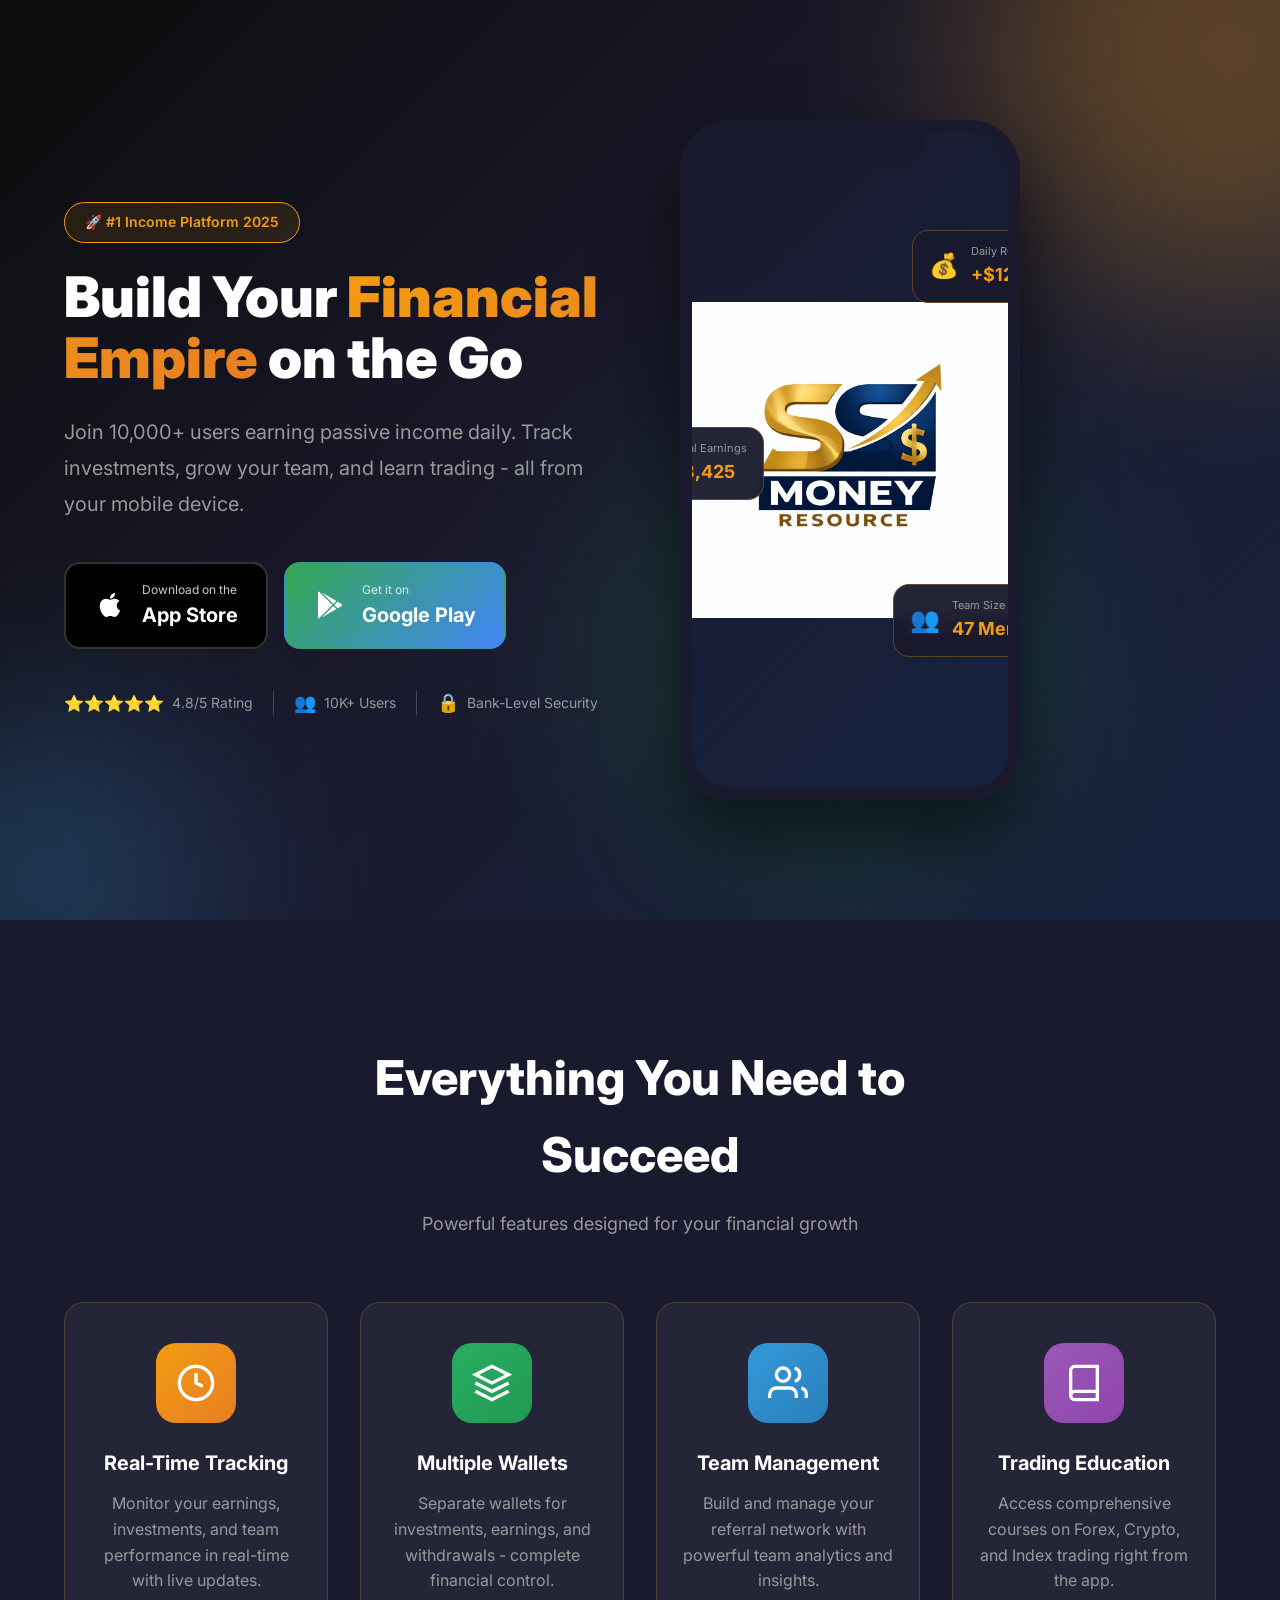
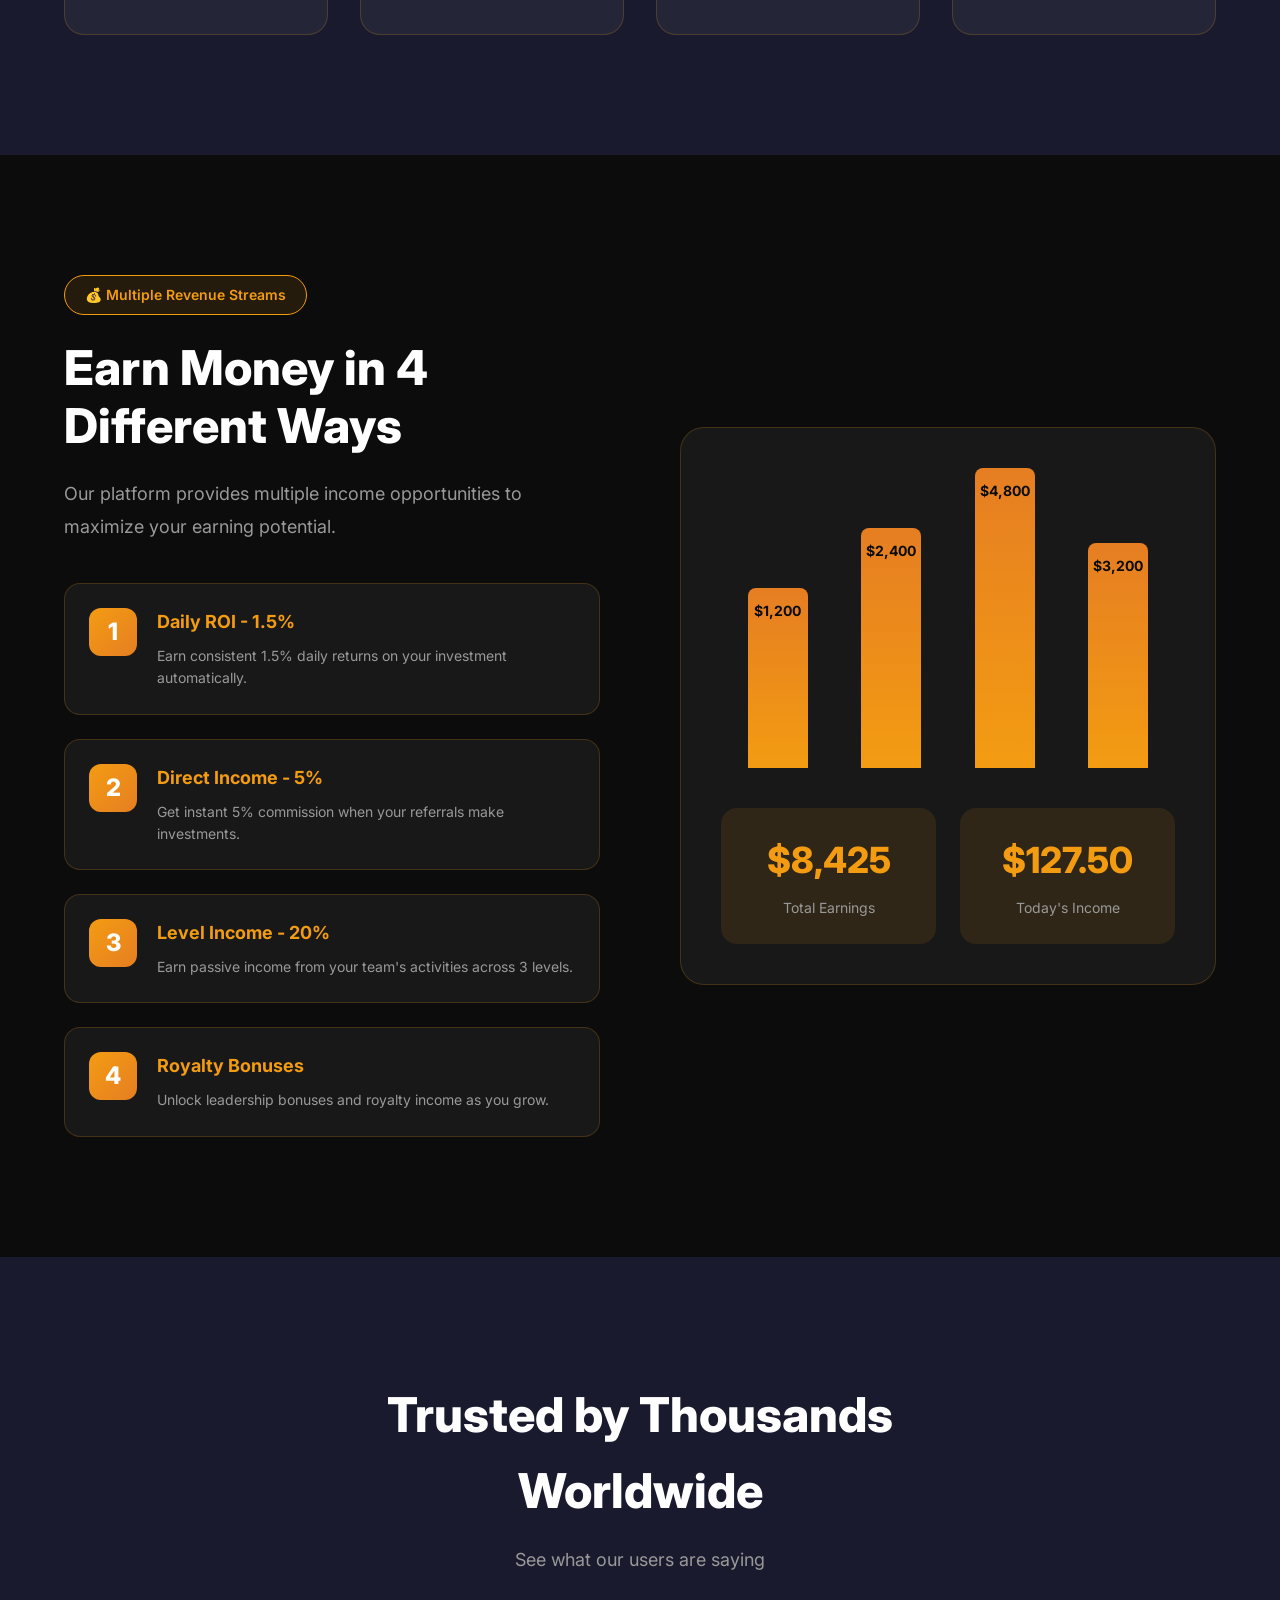
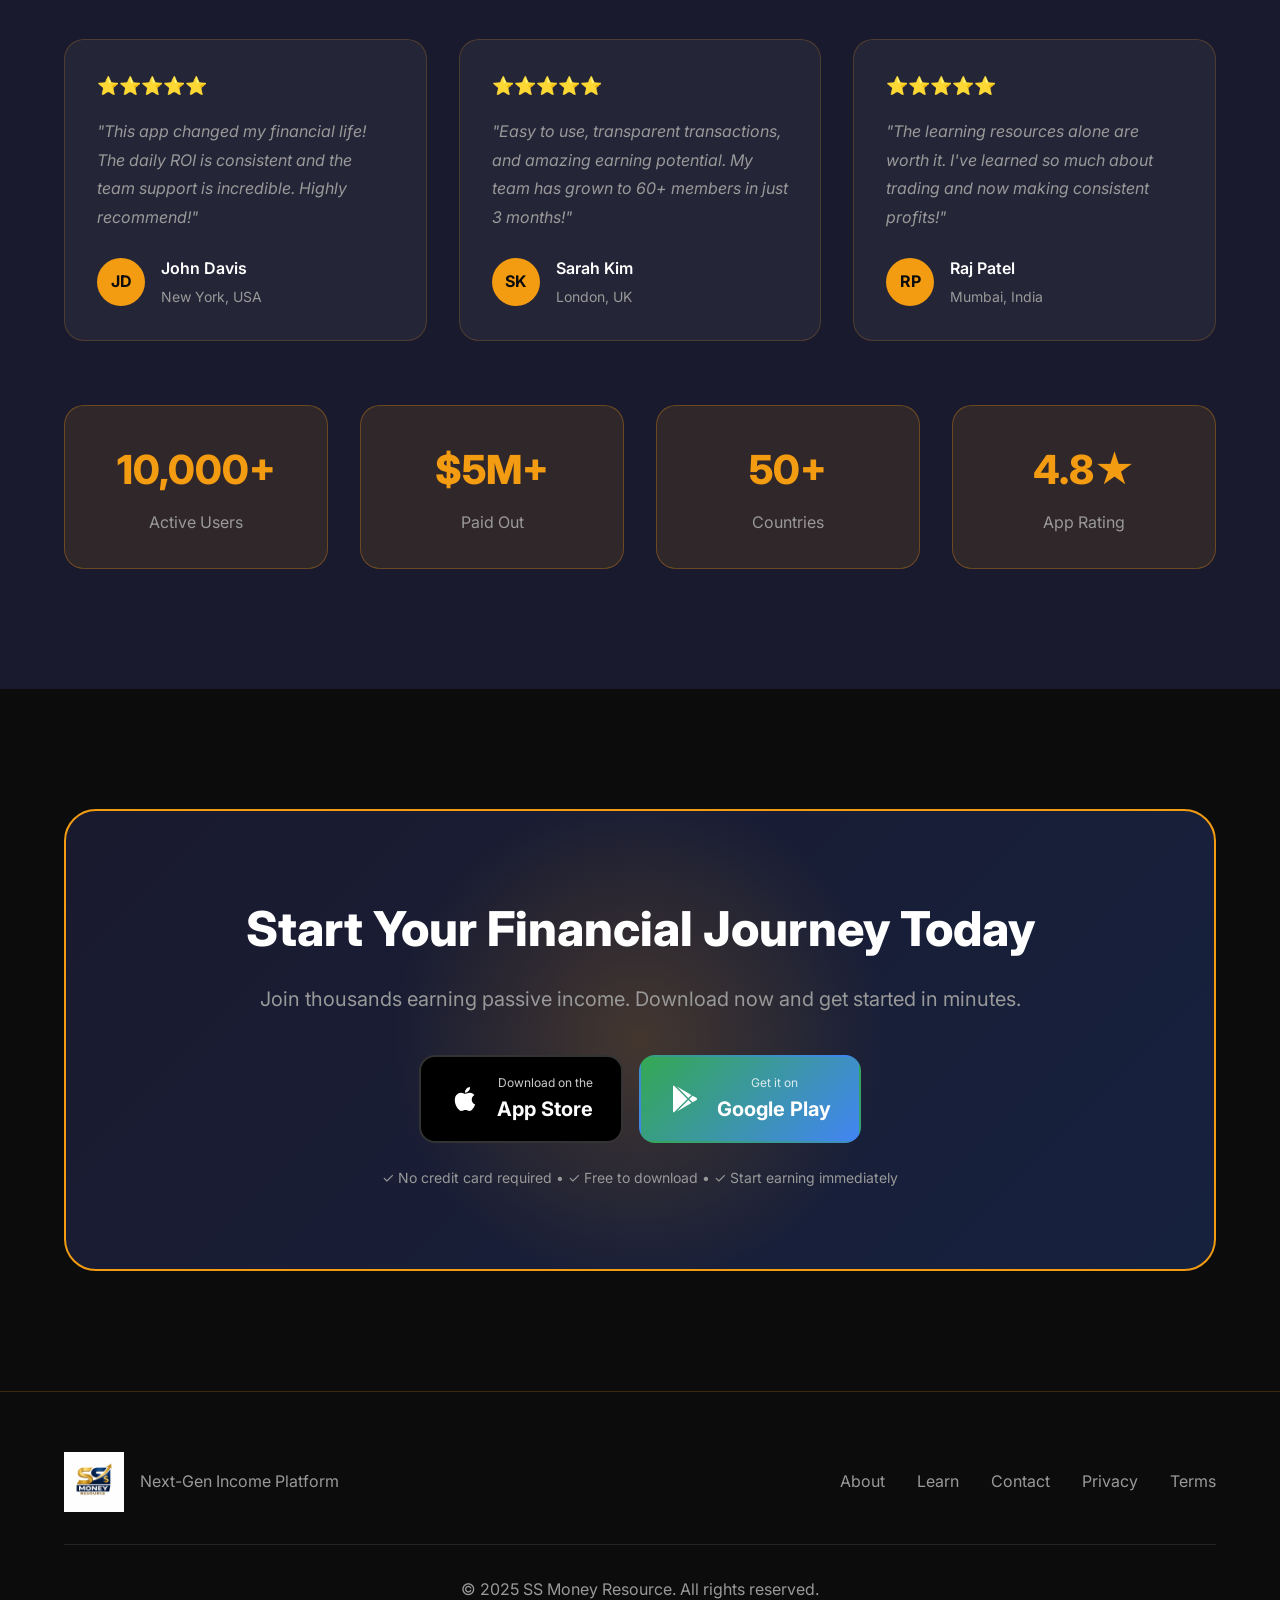
<file: website/app-landing.html>
<!DOCTYPE html>
<html lang="en">
<head>
    <meta charset="UTF-8">
    <meta name="viewport" content="width=device-width, initial-scale=1.0">
    <title>Download SS Money Resource App - Start Earning Today</title>
    <link rel="stylesheet" href="app-landing.css">
    <link rel="preconnect" href="https://fonts.googleapis.com">
    <link rel="preconnect" href="https://fonts.gstatic.com" crossorigin>
    <link href="https://fonts.googleapis.com/css2?family=Inter:wght@300;400;500;600;700;800;900&display=swap" rel="stylesheet">
</head>
<body>
    <!-- Hero Section -->
    <section class="hero-app">
        <div class="hero-background">
            <div class="floating-shape shape-1"></div>
            <div class="floating-shape shape-2"></div>
            <div class="floating-shape shape-3"></div>
        </div>
        
        <div class="container">
            <div class="hero-content">
                <div class="hero-left">
                    <div class="app-badge">🚀 #1 Income Platform 2025</div>
                    <h1 class="hero-heading">
                        Build Your <span class="gradient-text">Financial Empire</span> on the Go
                    </h1>
                    <p class="hero-description">
                        Join 10,000+ users earning passive income daily. Track investments, grow your team, and learn trading - all from your mobile device.
                    </p>
                    
                    <div class="download-buttons">
                        <a href="#" class="download-btn apple-btn">
                            <svg width="32" height="32" viewBox="0 0 24 24" fill="currentColor">
                                <path d="M17.05 20.28C16.07 21.23 15 21.08 13.97 20.63C12.88 20.17 11.88 20.15 10.73 20.63C9.29 21.25 8.53 21.07 7.67 20.28C2.78 15.25 3.51 7.59 9.05 7.31C10.4 7.38 11.34 8.05 12.13 8.11C13.31 7.87 14.44 7.18 15.7 7.27C17.21 7.39 18.35 7.99 19.1 9.07C15.98 10.94 16.72 15.05 19.58 16.09C19.01 17.6 18.27 19.08 17.04 20.29L17.05 20.28ZM12.03 7.25C11.88 5.02 13.69 3.18 15.77 3C16.06 5.58 13.43 7.5 12.03 7.25Z"/>
                            </svg>
                            <div>
                                <div class="btn-subtitle">Download on the</div>
                                <div class="btn-title">App Store</div>
                            </div>
                        </a>
                        
                        <a href="#" class="download-btn google-btn">
                            <svg width="32" height="32" viewBox="0 0 24 24" fill="currentColor">
                                <path d="M3.609 1.814L13.792 12 3.61 22.186a.996.996 0 01-.61-.92V2.734a1 1 0 01.609-.92zm10.89 10.893l2.302 2.302-10.937 6.333 8.635-8.635zm3.199-3.198l2.807 1.626a1 1 0 010 1.73l-2.808 1.626L15.206 12l2.492-2.491zM5.864 2.658L16.802 8.99l-2.303 2.303-8.635-8.635z"/>
                            </svg>
                            <div>
                                <div class="btn-subtitle">Get it on</div>
                                <div class="btn-title">Google Play</div>
                            </div>
                        </a>
                    </div>
                    
                    <div class="trust-indicators">
                        <div class="trust-item">
                            <span class="trust-stars">⭐⭐⭐⭐⭐</span>
                            <span class="trust-text">4.8/5 Rating</span>
                        </div>
                        <div class="trust-divider"></div>
                        <div class="trust-item">
                            <span class="trust-icon">👥</span>
                            <span class="trust-text">10K+ Users</span>
                        </div>
                        <div class="trust-divider"></div>
                        <div class="trust-item">
                            <span class="trust-icon">🔒</span>
                            <span class="trust-text">Bank-Level Security</span>
                        </div>
                    </div>
                </div>
                
                <div class="hero-right">
                    <div class="app-preview">
                        <div class="phone-frame">
                            <div class="phone-notch"></div>
                            <img src="logo.jpg" alt="SS Money Resource App" class="app-screenshot">
                            <div class="floating-card card-1">
                                <div class="card-icon">💰</div>
                                <div class="card-content">
                                    <div class="card-label">Daily ROI</div>
                                    <div class="card-value">+$127.50</div>
                                </div>
                            </div>
                            <div class="floating-card card-2">
                                <div class="card-icon">📈</div>
                                <div class="card-content">
                                    <div class="card-label">Total Earnings</div>
                                    <div class="card-value">$8,425</div>
                                </div>
                            </div>
                            <div class="floating-card card-3">
                                <div class="card-icon">👥</div>
                                <div class="card-content">
                                    <div class="card-label">Team Size</div>
                                    <div class="card-value">47 Members</div>
                                </div>
                            </div>
                        </div>
                    </div>
                </div>
            </div>
        </div>
    </section>

    <!-- Features Showcase -->
    <section class="features-showcase">
        <div class="container">
            <div class="section-header-center">
                <h2 class="section-heading">Everything You Need to Succeed</h2>
                <p class="section-subheading">Powerful features designed for your financial growth</p>
            </div>
            
            <div class="features-showcase-grid">
                <div class="feature-showcase-card">
                    <div class="feature-showcase-icon" style="background: linear-gradient(135deg, #f39c12 0%, #e67e22 100%);">
                        <svg width="40" height="40" viewBox="0 0 24 24" fill="none" stroke="white" stroke-width="2">
                            <circle cx="12" cy="12" r="10"/>
                            <path d="M12 6v6l4 2"/>
                        </svg>
                    </div>
                    <h3>Real-Time Tracking</h3>
                    <p>Monitor your earnings, investments, and team performance in real-time with live updates.</p>
                </div>
                
                <div class="feature-showcase-card">
                    <div class="feature-showcase-icon" style="background: linear-gradient(135deg, #27ae60 0%, #229954 100%);">
                        <svg width="40" height="40" viewBox="0 0 24 24" fill="none" stroke="white" stroke-width="2">
                            <path d="M12 2L2 7L12 12L22 7L12 2Z"/>
                            <path d="M2 17L12 22L22 17"/>
                            <path d="M2 12L12 17L22 12"/>
                        </svg>
                    </div>
                    <h3>Multiple Wallets</h3>
                    <p>Separate wallets for investments, earnings, and withdrawals - complete financial control.</p>
                </div>
                
                <div class="feature-showcase-card">
                    <div class="feature-showcase-icon" style="background: linear-gradient(135deg, #3498db 0%, #2980b9 100%);">
                        <svg width="40" height="40" viewBox="0 0 24 24" fill="none" stroke="white" stroke-width="2">
                            <path d="M17 21v-2a4 4 0 0 0-4-4H5a4 4 0 0 0-4 4v2"/>
                            <circle cx="9" cy="7" r="4"/>
                            <path d="M23 21v-2a4 4 0 0 0-3-3.87"/>
                            <path d="M16 3.13a4 4 0 0 1 0 7.75"/>
                        </svg>
                    </div>
                    <h3>Team Management</h3>
                    <p>Build and manage your referral network with powerful team analytics and insights.</p>
                </div>
                
                <div class="feature-showcase-card">
                    <div class="feature-showcase-icon" style="background: linear-gradient(135deg, #9b59b6 0%, #8e44ad 100%);">
                        <svg width="40" height="40" viewBox="0 0 24 24" fill="none" stroke="white" stroke-width="2">
                            <path d="M4 19.5A2.5 2.5 0 0 1 6.5 17H20"/>
                            <path d="M6.5 2H20v20H6.5A2.5 2.5 0 0 1 4 19.5v-15A2.5 2.5 0 0 1 6.5 2z"/>
                        </svg>
                    </div>
                    <h3>Trading Education</h3>
                    <p>Access comprehensive courses on Forex, Crypto, and Index trading right from the app.</p>
                </div>
            </div>
        </div>
    </section>

    <!-- Income Streams -->
    <section class="income-streams">
        <div class="container">
            <div class="income-split">
                <div class="income-left">
                    <div class="income-badge">💰 Multiple Revenue Streams</div>
                    <h2 class="income-heading">Earn Money in 4 Different Ways</h2>
                    <p class="income-description">Our platform provides multiple income opportunities to maximize your earning potential.</p>
                    
                    <div class="income-list">
                        <div class="income-list-item">
                            <div class="income-list-icon">1</div>
                            <div>
                                <h4>Daily ROI - 1.5%</h4>
                                <p>Earn consistent 1.5% daily returns on your investment automatically.</p>
                            </div>
                        </div>
                        
                        <div class="income-list-item">
                            <div class="income-list-icon">2</div>
                            <div>
                                <h4>Direct Income - 5%</h4>
                                <p>Get instant 5% commission when your referrals make investments.</p>
                            </div>
                        </div>
                        
                        <div class="income-list-item">
                            <div class="income-list-icon">3</div>
                            <div>
                                <h4>Level Income - 20%</h4>
                                <p>Earn passive income from your team's activities across 3 levels.</p>
                            </div>
                        </div>
                        
                        <div class="income-list-item">
                            <div class="income-list-icon">4</div>
                            <div>
                                <h4>Royalty Bonuses</h4>
                                <p>Unlock leadership bonuses and royalty income as you grow.</p>
                            </div>
                        </div>
                    </div>
                </div>
                
                <div class="income-right">
                    <div class="income-visual">
                        <div class="income-chart">
                            <div class="chart-bar" style="height: 60%;"><span>$1,200</span></div>
                            <div class="chart-bar" style="height: 80%;"><span>$2,400</span></div>
                            <div class="chart-bar" style="height: 100%;"><span>$4,800</span></div>
                            <div class="chart-bar" style="height: 75%;"><span>$3,200</span></div>
                        </div>
                        <div class="income-stats">
                            <div class="income-stat">
                                <div class="stat-value">$8,425</div>
                                <div class="stat-label">Total Earnings</div>
                            </div>
                            <div class="income-stat">
                                <div class="stat-value">$127.50</div>
                                <div class="stat-label">Today's Income</div>
                            </div>
                        </div>
                    </div>
                </div>
            </div>
        </div>
    </section>

    <!-- Social Proof -->
    <section class="social-proof">
        <div class="container">
            <div class="section-header-center">
                <h2 class="section-heading">Trusted by Thousands Worldwide</h2>
                <p class="section-subheading">See what our users are saying</p>
            </div>
            
            <div class="testimonials-slider">
                <div class="testimonial-slide">
                    <div class="testimonial-content">
                        <div class="testimonial-rating">⭐⭐⭐⭐⭐</div>
                        <p class="testimonial-quote">"This app changed my financial life! The daily ROI is consistent and the team support is incredible. Highly recommend!"</p>
                        <div class="testimonial-author">
                            <div class="author-image">JD</div>
                            <div>
                                <div class="author-name">John Davis</div>
                                <div class="author-location">New York, USA</div>
                            </div>
                        </div>
                    </div>
                </div>
                
                <div class="testimonial-slide">
                    <div class="testimonial-content">
                        <div class="testimonial-rating">⭐⭐⭐⭐⭐</div>
                        <p class="testimonial-quote">"Easy to use, transparent transactions, and amazing earning potential. My team has grown to 60+ members in just 3 months!"</p>
                        <div class="testimonial-author">
                            <div class="author-image">SK</div>
                            <div>
                                <div class="author-name">Sarah Kim</div>
                                <div class="author-location">London, UK</div>
                            </div>
                        </div>
                    </div>
                </div>
                
                <div class="testimonial-slide">
                    <div class="testimonial-content">
                        <div class="testimonial-rating">⭐⭐⭐⭐⭐</div>
                        <p class="testimonial-quote">"The learning resources alone are worth it. I've learned so much about trading and now making consistent profits!"</p>
                        <div class="testimonial-author">
                            <div class="author-image">RP</div>
                            <div>
                                <div class="author-name">Raj Patel</div>
                                <div class="author-location">Mumbai, India</div>
                            </div>
                        </div>
                    </div>
                </div>
            </div>
            
            <div class="stats-row">
                <div class="stat-card">
                    <div class="stat-number">10,000+</div>
                    <div class="stat-text">Active Users</div>
                </div>
                <div class="stat-card">
                    <div class="stat-number">$5M+</div>
                    <div class="stat-text">Paid Out</div>
                </div>
                <div class="stat-card">
                    <div class="stat-number">50+</div>
                    <div class="stat-text">Countries</div>
                </div>
                <div class="stat-card">
                    <div class="stat-number">4.8★</div>
                    <div class="stat-text">App Rating</div>
                </div>
            </div>
        </div>
    </section>

    <!-- Final CTA -->
    <section class="final-cta">
        <div class="container">
            <div class="cta-box">
                <div class="cta-content-final">
                    <h2 class="cta-heading">Start Your Financial Journey Today</h2>
                    <p class="cta-text">Join thousands earning passive income. Download now and get started in minutes.</p>
                    
                    <div class="download-buttons-final">
                        <a href="#" class="download-btn apple-btn">
                            <svg width="32" height="32" viewBox="0 0 24 24" fill="currentColor">
                                <path d="M17.05 20.28C16.07 21.23 15 21.08 13.97 20.63C12.88 20.17 11.88 20.15 10.73 20.63C9.29 21.25 8.53 21.07 7.67 20.28C2.78 15.25 3.51 7.59 9.05 7.31C10.4 7.38 11.34 8.05 12.13 8.11C13.31 7.87 14.44 7.18 15.7 7.27C17.21 7.39 18.35 7.99 19.1 9.07C15.98 10.94 16.72 15.05 19.58 16.09C19.01 17.6 18.27 19.08 17.04 20.29L17.05 20.28ZM12.03 7.25C11.88 5.02 13.69 3.18 15.77 3C16.06 5.58 13.43 7.5 12.03 7.25Z"/>
                            </svg>
                            <div>
                                <div class="btn-subtitle">Download on the</div>
                                <div class="btn-title">App Store</div>
                            </div>
                        </a>
                        
                        <a href="#" class="download-btn google-btn">
                            <svg width="32" height="32" viewBox="0 0 24 24" fill="currentColor">
                                <path d="M3.609 1.814L13.792 12 3.61 22.186a.996.996 0 01-.61-.92V2.734a1 1 0 01.609-.92zm10.89 10.893l2.302 2.302-10.937 6.333 8.635-8.635zm3.199-3.198l2.807 1.626a1 1 0 010 1.73l-2.808 1.626L15.206 12l2.492-2.491zM5.864 2.658L16.802 8.99l-2.303 2.303-8.635-8.635z"/>
                            </svg>
                            <div>
                                <div class="btn-subtitle">Get it on</div>
                                <div class="btn-title">Google Play</div>
                            </div>
                        </a>
                    </div>
                    
                    <p class="cta-note">✓ No credit card required  •  ✓ Free to download  •  ✓ Start earning immediately</p>
                </div>
            </div>
        </div>
    </section>

    <!-- Footer -->
    <footer class="app-footer">
        <div class="container">
            <div class="footer-content-app">
                <div class="footer-brand">
                    <img src="logo.jpg" alt="SS Money Resource" class="footer-logo-app">
                    <p>Next-Gen Income Platform</p>
                </div>
                <div class="footer-links-app">
                    <a href="../website/index.html">About</a>
                    <a href="../website/index.html#learning">Learn</a>
                    <a href="../website/index.html#contact">Contact</a>
                    <a href="#">Privacy</a>
                    <a href="#">Terms</a>
                </div>
            </div>
            <div class="footer-bottom-app">
                <p>&copy; 2025 SS Money Resource. All rights reserved.</p>
            </div>
        </div>
    </footer>

    <script src="app-landing.js"></script>
</body>
</html>
</file>
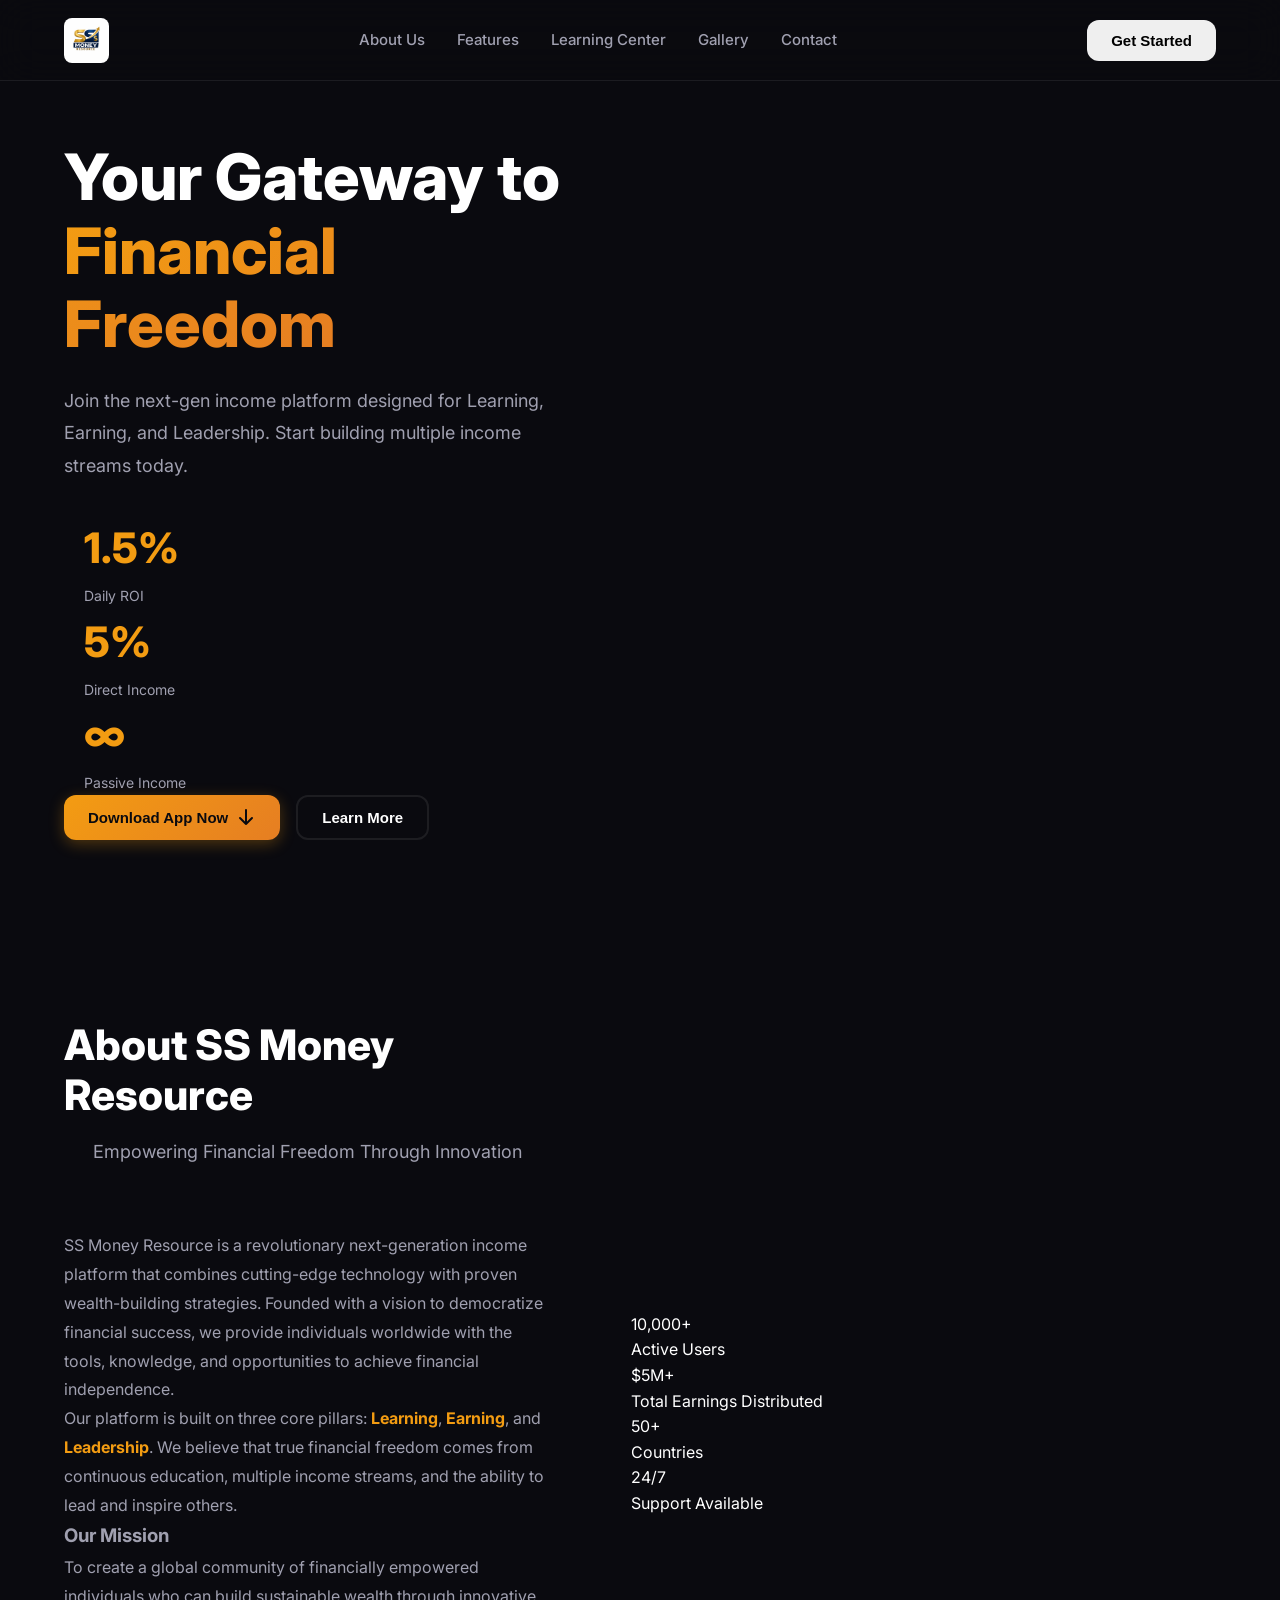
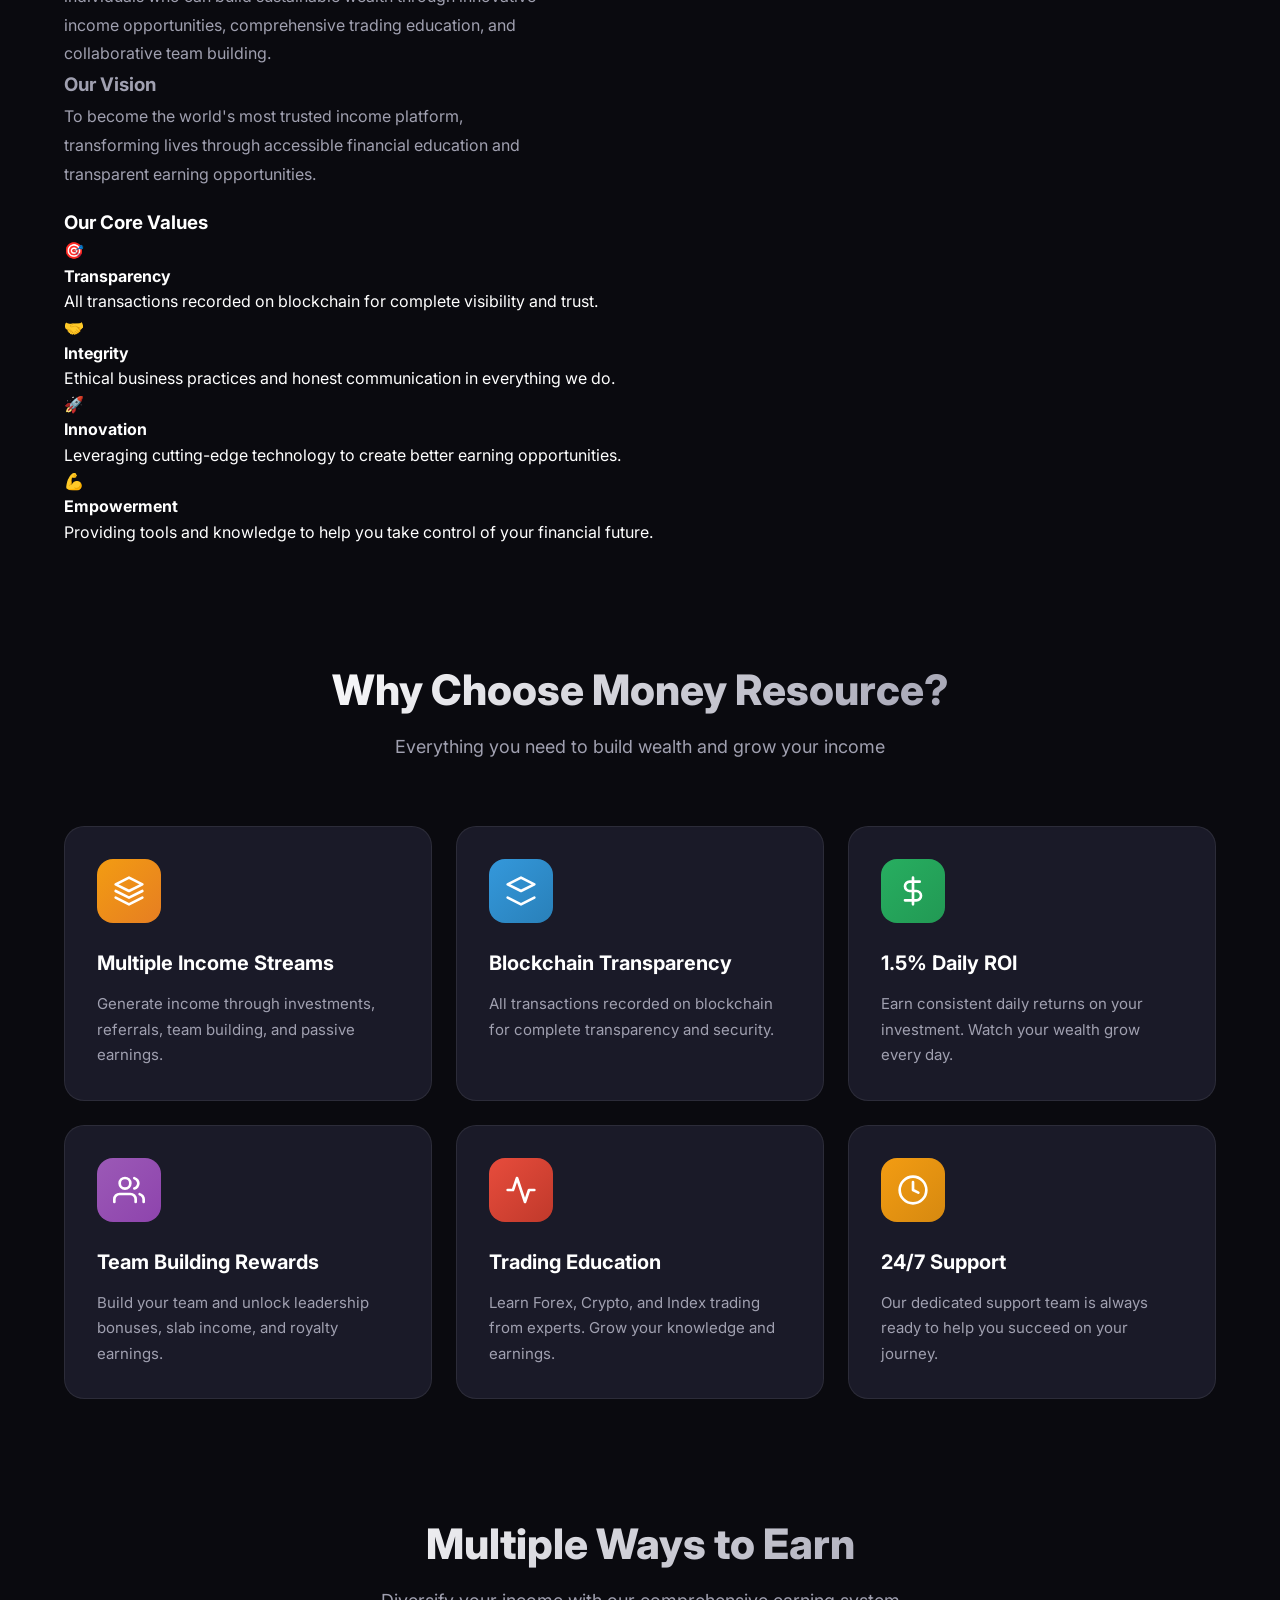
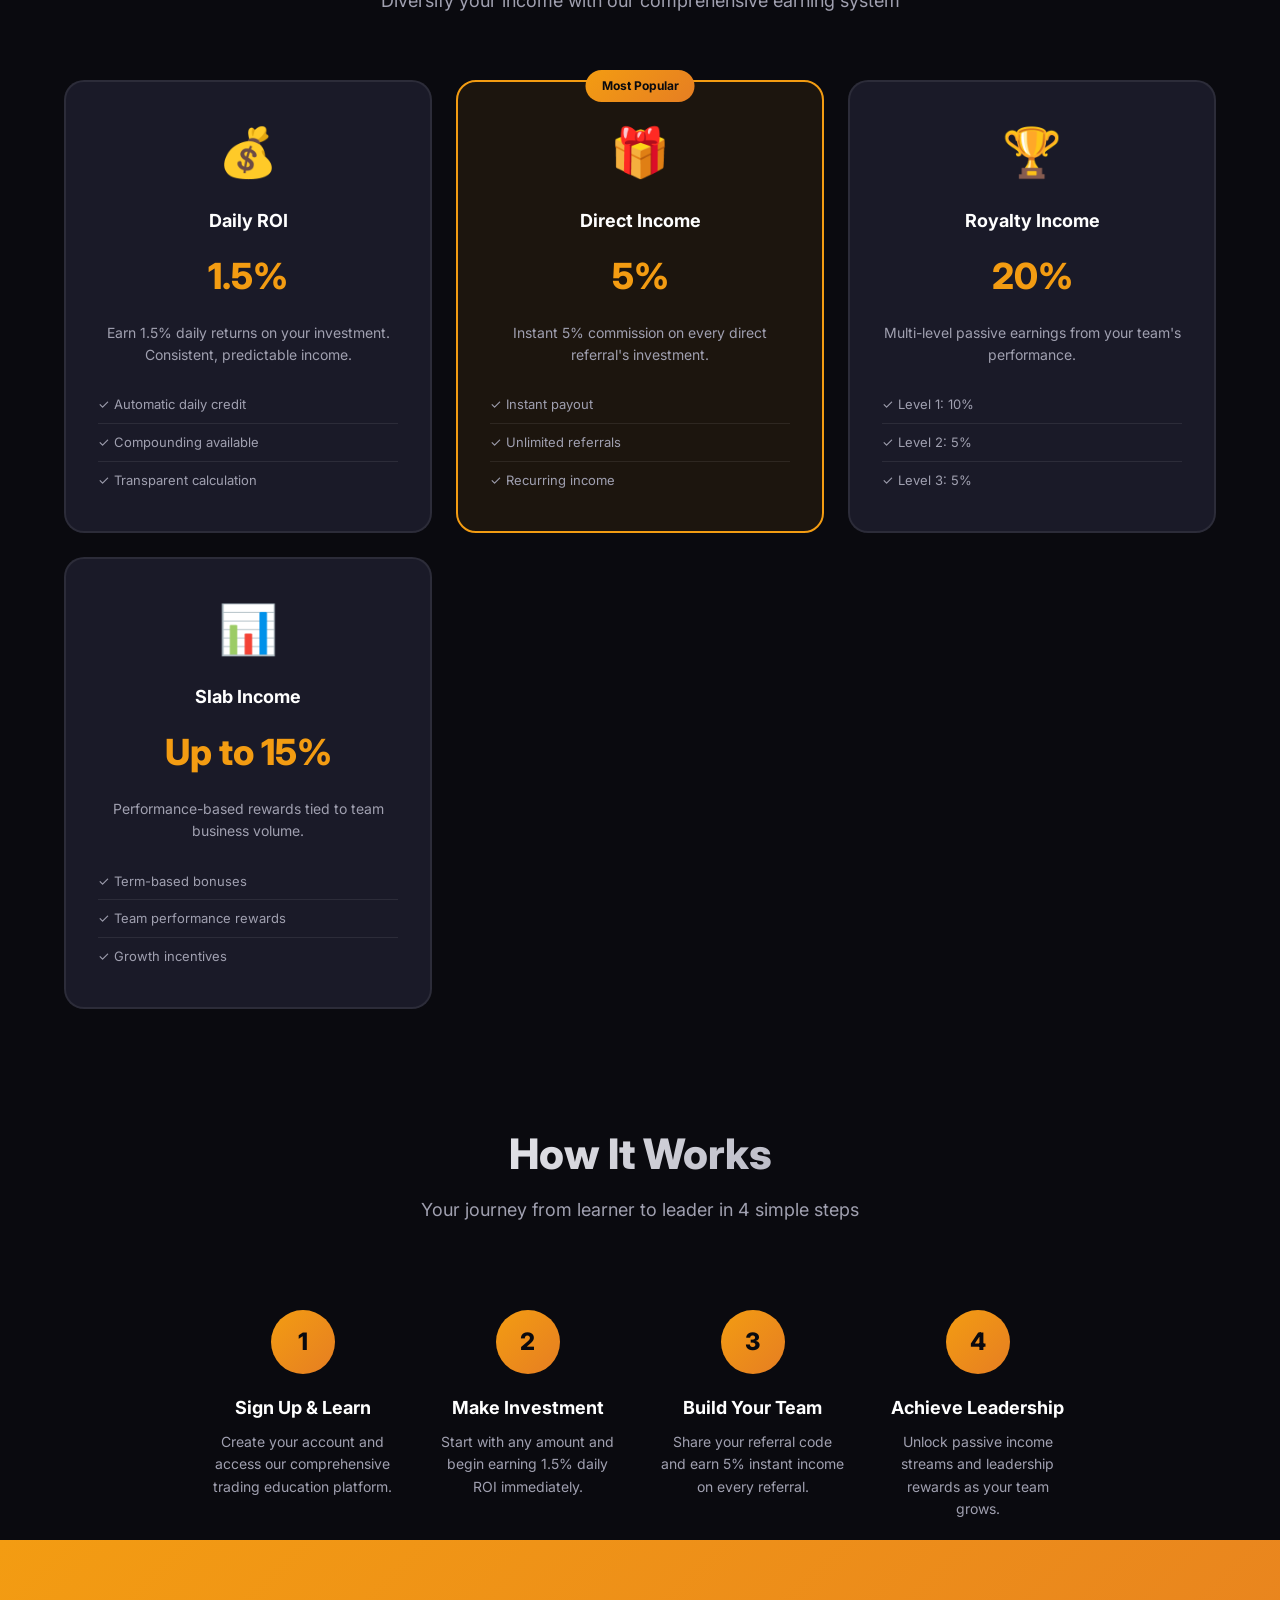
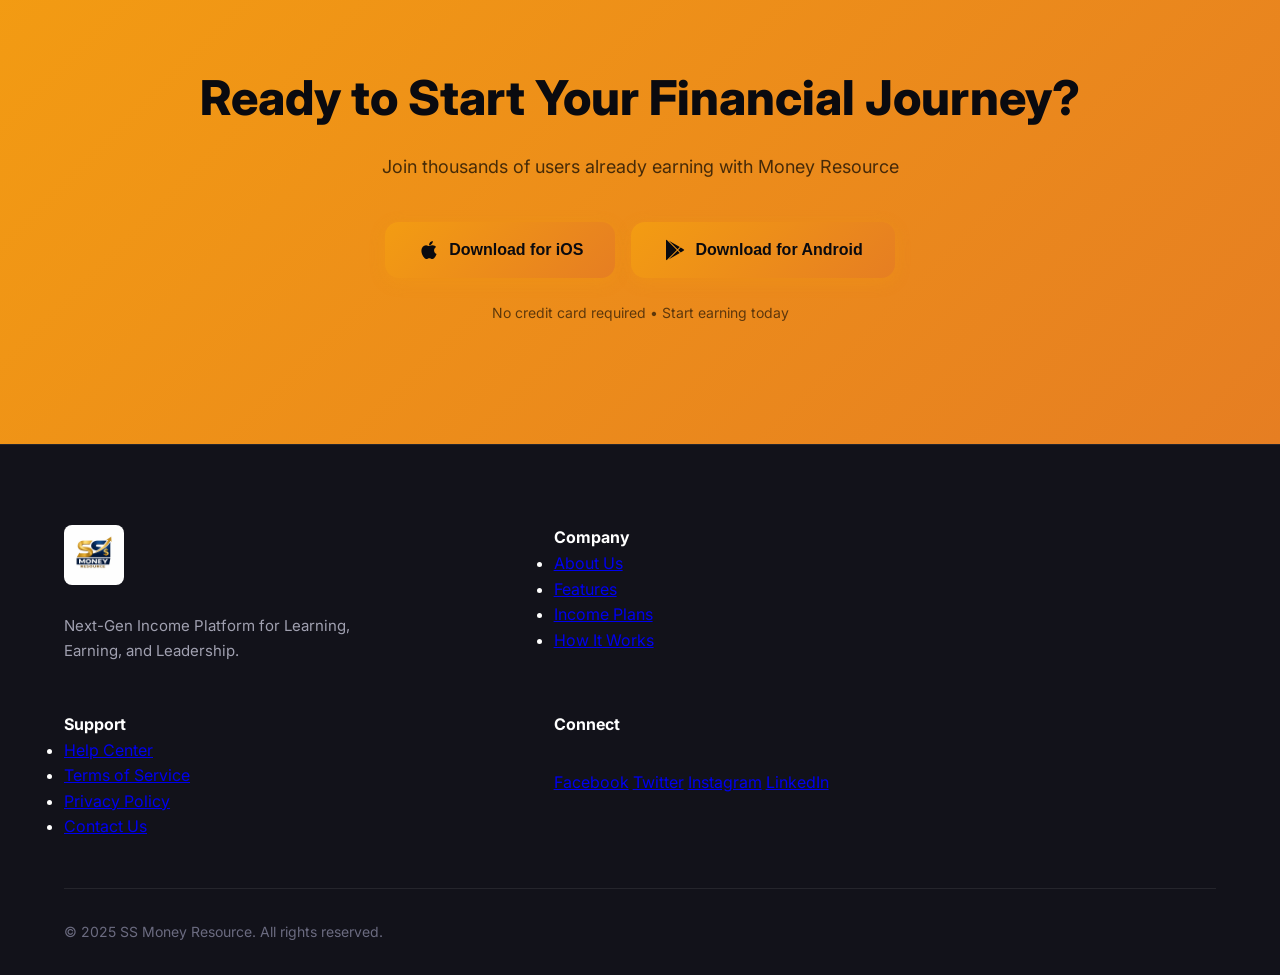
<file: website/index_backup.html>
<!DOCTYPE html>
<html lang="en">
<head>
    <meta charset="UTF-8">
    <meta name="viewport" content="width=device-width, initial-scale=1.0">
    <title>SS Money Resource - Next-Gen Income Platform</title>
    <link rel="stylesheet" href="styles.css">
    <link rel="preconnect" href="https://fonts.googleapis.com">
    <link rel="preconnect" href="https://fonts.gstatic.com" crossorigin>
    <link href="https://fonts.googleapis.com/css2?family=Inter:wght@300;400;500;600;700;800;900&display=swap" rel="stylesheet">
</head>
<body>
    <!-- Navigation -->
    <nav class="navbar">
        <div class="container">
            <div class="nav-content">
                <div class="logo">
                    <img src="logo.jpg" alt="SS Money Resource" class="logo-img">
                </div>
                <ul class="nav-links">
                    <li><a href="#about">About Us</a></li>
                    <li><a href="#features">Features</a></li>
                    <li><a href="#learning">Learning Center</a></li>
                    <li><a href="#gallery">Gallery</a></li>
                    <li><a href="#contact">Contact</a></li>
                </ul>
                <div class="nav-buttons">
                    <button class="btn btn-secondary" onclick="scrollToDownload()">Get Started</button>
                </div>
                <div class="mobile-menu-toggle" onclick="toggleMobileMenu()">
                    <span></span>
                    <span></span>
                    <span></span>
                </div>
            </div>
        </div>
    </nav>

    <!-- Hero Section -->
    <section class="hero">
        <div class="hero-background"></div>
        <div class="container">
            <div class="hero-content">
                <div class="hero-text">
                    <h1 class="hero-title">
                        Your Gateway to <span class="gradient-text">Financial Freedom</span>
                    </h1>
                    <p class="hero-subtitle">
                        Join the next-gen income platform designed for Learning, Earning, and Leadership. 
                        Start building multiple income streams today.
                    </p>
                    <div class="hero-stats">
                        <div class="stat-item">
                            <div class="stat-number">1.5%</div>
                            <div class="stat-label">Daily ROI</div>
                        </div>
                        <div class="stat-item">
                            <div class="stat-number">5%</div>
                            <div class="stat-label">Direct Income</div>
                        </div>
                        <div class="stat-item">
                            <div class="stat-number">∞</div>
                            <div class="stat-label">Passive Income</div>
                        </div>
                    </div>
                    <div class="hero-buttons">
                        <button class="btn btn-primary" onclick="scrollToDownload()">
                            Download App Now
                            <svg width="20" height="20" viewBox="0 0 20 20" fill="none">
                                <path d="M10 3V17M10 17L4 11M10 17L16 11" stroke="currentColor" stroke-width="2" stroke-linecap="round" stroke-linejoin="round"/>
                            </svg>
                        </button>
                        <button class="btn btn-outline" onclick="window.location.href='#how-it-works'">
                            Learn More
                        </button>
                    </div>
                </div>
                <div class="hero-image">
                    <div class="phone-mockup">
                        <div class="phone-frame">
                            <div class="phone-screen"></div>
                        </div>
                    </div>
                </div>
            </div>
        </div>
    </section>

    <!-- About Us Section -->
    <section id="about" class="about-section">
        <div class="container">
            <div class="about-content">
                <div class="about-text">
                    <div class="section-header">
                        <h2 class="section-title">About SS Money Resource</h2>
                        <p class="section-subtitle">Empowering Financial Freedom Through Innovation</p>
                    </div>
                    <div class="about-description">
                        <p>SS Money Resource is a revolutionary next-generation income platform that combines cutting-edge technology with proven wealth-building strategies. Founded with a vision to democratize financial success, we provide individuals worldwide with the tools, knowledge, and opportunities to achieve financial independence.</p>
                        
                        <p>Our platform is built on three core pillars: <strong>Learning</strong>, <strong>Earning</strong>, and <strong>Leadership</strong>. We believe that true financial freedom comes from continuous education, multiple income streams, and the ability to lead and inspire others.</p>
                        
                        <h3>Our Mission</h3>
                        <p>To create a global community of financially empowered individuals who can build sustainable wealth through innovative income opportunities, comprehensive trading education, and collaborative team building.</p>
                        
                        <h3>Our Vision</h3>
                        <p>To become the world's most trusted income platform, transforming lives through accessible financial education and transparent earning opportunities.</p>
                    </div>
                </div>
                <div class="about-stats-grid">
                    <div class="about-stat-card">
                        <div class="about-stat-number">10,000+</div>
                        <div class="about-stat-label">Active Users</div>
                    </div>
                    <div class="about-stat-card">
                        <div class="about-stat-number">$5M+</div>
                        <div class="about-stat-label">Total Earnings Distributed</div>
                    </div>
                    <div class="about-stat-card">
                        <div class="about-stat-number">50+</div>
                        <div class="about-stat-label">Countries</div>
                    </div>
                    <div class="about-stat-card">
                        <div class="about-stat-number">24/7</div>
                        <div class="about-stat-label">Support Available</div>
                    </div>
                </div>
            </div>
            
            <div class="values-section">
                <h3 class="values-title">Our Core Values</h3>
                <div class="values-grid">
                    <div class="value-card">
                        <div class="value-icon">🎯</div>
                        <h4>Transparency</h4>
                        <p>All transactions recorded on blockchain for complete visibility and trust.</p>
                    </div>
                    <div class="value-card">
                        <div class="value-icon">🤝</div>
                        <h4>Integrity</h4>
                        <p>Ethical business practices and honest communication in everything we do.</p>
                    </div>
                    <div class="value-card">
                        <div class="value-icon">🚀</div>
                        <h4>Innovation</h4>
                        <p>Leveraging cutting-edge technology to create better earning opportunities.</p>
                    </div>
                    <div class="value-card">
                        <div class="value-icon">💪</div>
                        <h4>Empowerment</h4>
                        <p>Providing tools and knowledge to help you take control of your financial future.</p>
                    </div>
                </div>
            </div>
        </div>
    </section>

    <!-- Features Section -->
    <section id="features" class="features">
        <div class="container">
            <div class="section-header">
                <h2 class="section-title">Why Choose Money Resource?</h2>
                <p class="section-subtitle">Everything you need to build wealth and grow your income</p>
            </div>
            <div class="features-grid">
                <div class="feature-card">
                    <div class="feature-icon" style="background: linear-gradient(135deg, #f39c12 0%, #e67e22 100%);">
                        <svg width="32" height="32" viewBox="0 0 24 24" fill="none">
                            <path d="M12 2L2 7L12 12L22 7L12 2Z" stroke="white" stroke-width="2" stroke-linecap="round" stroke-linejoin="round"/>
                            <path d="M2 17L12 22L22 17" stroke="white" stroke-width="2" stroke-linecap="round" stroke-linejoin="round"/>
                            <path d="M2 12L12 17L22 12" stroke="white" stroke-width="2" stroke-linecap="round" stroke-linejoin="round"/>
                        </svg>
                    </div>
                    <h3 class="feature-title">Multiple Income Streams</h3>
                    <p class="feature-description">Generate income through investments, referrals, team building, and passive earnings.</p>
                </div>

                <div class="feature-card">
                    <div class="feature-icon" style="background: linear-gradient(135deg, #3498db 0%, #2980b9 100%);">
                        <svg width="32" height="32" viewBox="0 0 24 24" fill="none">
                            <path d="M12 2L2 7L12 12L22 7L12 2Z" stroke="white" stroke-width="2" stroke-linecap="round" stroke-linejoin="round"/>
                            <path d="M2 17L12 22L22 17" stroke="white" stroke-width="2" stroke-linecap="round" stroke-linejoin="round"/>
                        </svg>
                    </div>
                    <h3 class="feature-title">Blockchain Transparency</h3>
                    <p class="feature-description">All transactions recorded on blockchain for complete transparency and security.</p>
                </div>

                <div class="feature-card">
                    <div class="feature-icon" style="background: linear-gradient(135deg, #27ae60 0%, #229954 100%);">
                        <svg width="32" height="32" viewBox="0 0 24 24" fill="none">
                            <path d="M12 2V22M17 5H9.5C8.57174 5 7.6815 5.36875 7.02513 6.02513C6.36875 6.6815 6 7.57174 6 8.5C6 9.42826 6.36875 10.3185 7.02513 10.9749C7.6815 11.6313 8.57174 12 9.5 12H14.5C15.4283 12 16.3185 12.3687 16.9749 13.0251C17.6313 13.6815 18 14.5717 18 15.5C18 16.4283 17.6313 17.3185 16.9749 17.9749C16.3185 18.6313 15.4283 19 14.5 19H6" stroke="white" stroke-width="2" stroke-linecap="round" stroke-linejoin="round"/>
                        </svg>
                    </div>
                    <h3 class="feature-title">1.5% Daily ROI</h3>
                    <p class="feature-description">Earn consistent daily returns on your investment. Watch your wealth grow every day.</p>
                </div>

                <div class="feature-card">
                    <div class="feature-icon" style="background: linear-gradient(135deg, #9b59b6 0%, #8e44ad 100%);">
                        <svg width="32" height="32" viewBox="0 0 24 24" fill="none">
                            <path d="M17 21V19C17 17.9391 16.5786 16.9217 15.8284 16.1716C15.0783 15.4214 14.0609 15 13 15H5C3.93913 15 2.92172 15.4214 2.17157 16.1716C1.42143 16.9217 1 17.9391 1 19V21" stroke="white" stroke-width="2" stroke-linecap="round" stroke-linejoin="round"/>
                            <path d="M9 11C11.2091 11 13 9.20914 13 7C13 4.79086 11.2091 3 9 3C6.79086 3 5 4.79086 5 7C5 9.20914 6.79086 11 9 11Z" stroke="white" stroke-width="2" stroke-linecap="round" stroke-linejoin="round"/>
                            <path d="M23 21V19C22.9993 18.1137 22.7044 17.2528 22.1614 16.5523C21.6184 15.8519 20.8581 15.3516 20 15.13" stroke="white" stroke-width="2" stroke-linecap="round" stroke-linejoin="round"/>
                            <path d="M16 3.13C16.8604 3.35031 17.623 3.85071 18.1676 4.55232C18.7122 5.25392 19.0078 6.11683 19.0078 7.005C19.0078 7.89318 18.7122 8.75608 18.1676 9.45769C17.623 10.1593 16.8604 10.6597 16 10.88" stroke="white" stroke-width="2" stroke-linecap="round" stroke-linejoin="round"/>
                        </svg>
                    </div>
                    <h3 class="feature-title">Team Building Rewards</h3>
                    <p class="feature-description">Build your team and unlock leadership bonuses, slab income, and royalty earnings.</p>
                </div>

                <div class="feature-card">
                    <div class="feature-icon" style="background: linear-gradient(135deg, #e74c3c 0%, #c0392b 100%);">
                        <svg width="32" height="32" viewBox="0 0 24 24" fill="none">
                            <path d="M22 12H18L15 21L9 3L6 12H2" stroke="white" stroke-width="2" stroke-linecap="round" stroke-linejoin="round"/>
                        </svg>
                    </div>
                    <h3 class="feature-title">Trading Education</h3>
                    <p class="feature-description">Learn Forex, Crypto, and Index trading from experts. Grow your knowledge and earnings.</p>
                </div>

                <div class="feature-card">
                    <div class="feature-icon" style="background: linear-gradient(135deg, #f39c12 0%, #d68910 100%);">
                        <svg width="32" height="32" viewBox="0 0 24 24" fill="none">
                            <path d="M12 22C17.5228 22 22 17.5228 22 12C22 6.47715 17.5228 2 12 2C6.47715 2 2 6.47715 2 12C2 17.5228 6.47715 22 12 22Z" stroke="white" stroke-width="2" stroke-linecap="round" stroke-linejoin="round"/>
                            <path d="M12 6V12L16 14" stroke="white" stroke-width="2" stroke-linecap="round" stroke-linejoin="round"/>
                        </svg>
                    </div>
                    <h3 class="feature-title">24/7 Support</h3>
                    <p class="feature-description">Our dedicated support team is always ready to help you succeed on your journey.</p>
                </div>
            </div>
        </div>
    </section>

    <!-- Income Breakdown Section -->
    <section id="income" class="income-section">
        <div class="container">
            <div class="section-header">
                <h2 class="section-title">Multiple Ways to Earn</h2>
                <p class="section-subtitle">Diversify your income with our comprehensive earning system</p>
            </div>
            <div class="income-grid">
                <div class="income-card">
                    <div class="income-header">
                        <div class="income-icon">💰</div>
                        <h3>Daily ROI</h3>
                    </div>
                    <div class="income-percentage">1.5%</div>
                    <p class="income-description">Earn 1.5% daily returns on your investment. Consistent, predictable income.</p>
                    <ul class="income-features">
                        <li>✓ Automatic daily credit</li>
                        <li>✓ Compounding available</li>
                        <li>✓ Transparent calculation</li>
                    </ul>
                </div>

                <div class="income-card highlight">
                    <div class="badge">Most Popular</div>
                    <div class="income-header">
                        <div class="income-icon">🎁</div>
                        <h3>Direct Income</h3>
                    </div>
                    <div class="income-percentage">5%</div>
                    <p class="income-description">Instant 5% commission on every direct referral's investment.</p>
                    <ul class="income-features">
                        <li>✓ Instant payout</li>
                        <li>✓ Unlimited referrals</li>
                        <li>✓ Recurring income</li>
                    </ul>
                </div>

                <div class="income-card">
                    <div class="income-header">
                        <div class="income-icon">🏆</div>
                        <h3>Royalty Income</h3>
                    </div>
                    <div class="income-percentage">20%</div>
                    <p class="income-description">Multi-level passive earnings from your team's performance.</p>
                    <ul class="income-features">
                        <li>✓ Level 1: 10%</li>
                        <li>✓ Level 2: 5%</li>
                        <li>✓ Level 3: 5%</li>
                    </ul>
                </div>

                <div class="income-card">
                    <div class="income-header">
                        <div class="income-icon">📊</div>
                        <h3>Slab Income</h3>
                    </div>
                    <div class="income-percentage">Up to 15%</div>
                    <p class="income-description">Performance-based rewards tied to team business volume.</p>
                    <ul class="income-features">
                        <li>✓ Term-based bonuses</li>
                        <li>✓ Team performance rewards</li>
                        <li>✓ Growth incentives</li>
                    </ul>
                </div>
            </div>
        </div>
    </section>

    <!-- How It Works Section -->
    <section id="how-it-works" class="how-it-works">
        <div class="container">
            <div class="section-header">
                <h2 class="section-title">How It Works</h2>
                <p class="section-subtitle">Your journey from learner to leader in 4 simple steps</p>
            </div>
            <div class="steps-container">
                <div class="step">
                    <div class="step-number">1</div>
                    <div class="step-content">
                        <h3>Sign Up & Learn</h3>
                        <p>Create your account and access our comprehensive trading education platform.</p>
                    </div>
                </div>
                <div class="step-line"></div>
                <div class="step">
                    <div class="step-number">2</div>
                    <div class="step-content">
                        <h3>Make Investment</h3>
                        <p>Start with any amount and begin earning 1.5% daily ROI immediately.</p>
                    </div>
                </div>
                <div class="step-line"></div>
                <div class="step">
                    <div class="step-number">3</div>
                    <div class="step-content">
                        <h3>Build Your Team</h3>
                        <p>Share your referral code and earn 5% instant income on every referral.</p>
                    </div>
                </div>
                <div class="step-line"></div>
                <div class="step">
                    <div class="step-number">4</div>
                    <div class="step-content">
                        <h3>Achieve Leadership</h3>
                        <p>Unlock passive income streams and leadership rewards as your team grows.</p>
                    </div>
                </div>
            </div>
        </div>
    </section>

    <!-- CTA Section -->
    <section class="cta-section">
        <div class="container">
            <div class="cta-content">
                <h2 class="cta-title">Ready to Start Your Financial Journey?</h2>
                <p class="cta-subtitle">Join thousands of users already earning with Money Resource</p>
                <div class="cta-buttons" id="download">
                    <button class="btn btn-primary btn-lg">
                        <svg width="24" height="24" viewBox="0 0 24 24" fill="none">
                            <path d="M17.05 20.28C16.07 21.23 15 21.08 13.97 20.63C12.88 20.17 11.88 20.15 10.73 20.63C9.29 21.25 8.53 21.07 7.67 20.28C2.78 15.25 3.51 7.59 9.05 7.31C10.4 7.38 11.34 8.05 12.13 8.11C13.31 7.87 14.44 7.18 15.7 7.27C17.21 7.39 18.35 7.99 19.1 9.07C15.98 10.94 16.72 15.05 19.58 16.09C19.01 17.6 18.27 19.08 17.04 20.29L17.05 20.28ZM12.03 7.25C11.88 5.02 13.69 3.18 15.77 3C16.06 5.58 13.43 7.5 12.03 7.25Z" fill="currentColor"/>
                        </svg>
                        Download for iOS
                    </button>
                    <button class="btn btn-primary btn-lg">
                        <svg width="24" height="24" viewBox="0 0 24 24" fill="none">
                            <path d="M3.609 1.814L13.792 12 3.61 22.186a.996.996 0 01-.61-.92V2.734a1 1 0 01.609-.92zm10.89 10.893l2.302 2.302-10.937 6.333 8.635-8.635zm3.199-3.198l2.807 1.626a1 1 0 010 1.73l-2.808 1.626L15.206 12l2.492-2.491zM5.864 2.658L16.802 8.99l-2.303 2.303-8.635-8.635z" fill="currentColor"/>
                        </svg>
                        Download for Android
                    </button>
                </div>
                <p class="cta-note">No credit card required • Start earning today</p>
            </div>
        </div>
    </section>

    <!-- Footer -->
    <footer class="footer">
        <div class="container">
            <div class="footer-content">
                <div class="footer-section">
                    <img src="logo.jpg" alt="Money Resource" class="footer-logo">
                    <p class="footer-description">Next-Gen Income Platform for Learning, Earning, and Leadership.</p>
                </div>
                <div class="footer-section">
                    <h4>Company</h4>
                    <ul>
                        <li><a href="#about">About Us</a></li>
                        <li><a href="#features">Features</a></li>
                        <li><a href="#income">Income Plans</a></li>
                        <li><a href="#how-it-works">How It Works</a></li>
                    </ul>
                </div>
                <div class="footer-section">
                    <h4>Support</h4>
                    <ul>
                        <li><a href="#">Help Center</a></li>
                        <li><a href="#">Terms of Service</a></li>
                        <li><a href="#">Privacy Policy</a></li>
                        <li><a href="#">Contact Us</a></li>
                    </ul>
                </div>
                <div class="footer-section">
                    <h4>Connect</h4>
                    <div class="social-links">
                        <a href="#" class="social-link">Facebook</a>
                        <a href="#" class="social-link">Twitter</a>
                        <a href="#" class="social-link">Instagram</a>
                        <a href="#" class="social-link">LinkedIn</a>
                    </div>
                </div>
            </div>
            <div class="footer-bottom">
                <p>&copy; 2025 SS Money Resource. All rights reserved.</p>
            </div>
        </div>
    </footer>

    <script src="script.js"></script>
</body>
</html>
</file>
<file: website/app-landing.css>
* {
    margin: 0;
    padding: 0;
    box-sizing: border-box;
}

:root {
    --primary: #f39c12;
    --secondary: #3498db;
    --success: #27ae60;
    --dark: #0c0c0c;
    --dark-2: #1a1a2e;
    --dark-3: #16213e;
    --text: #ffffff;
    --text-secondary: #999999;
}

body {
    font-family: 'Inter', -apple-system, BlinkMacSystemFont, 'Segoe UI', Roboto, sans-serif;
    background: var(--dark);
    color: var(--text);
    line-height: 1.6;
    overflow-x: hidden;
}

.container {
    max-width: 1200px;
    margin: 0 auto;
    padding: 0 24px;
}

/* Hero Section */
.hero-app {
    position: relative;
    min-height: 100vh;
    display: flex;
    align-items: center;
    overflow: hidden;
}

.hero-background {
    position: absolute;
    top: 0;
    left: 0;
    right: 0;
    bottom: 0;
    background: linear-gradient(135deg, var(--dark) 0%, var(--dark-2) 50%, var(--dark-3) 100%);
}

.floating-shape {
    position: absolute;
    border-radius: 50%;
    filter: blur(100px);
    opacity: 0.3;
    animation: float 20s infinite ease-in-out;
}

.shape-1 {
    width: 500px;
    height: 500px;
    background: var(--primary);
    top: -200px;
    right: -200px;
}

.shape-2 {
    width: 300px;
    height: 300px;
    background: var(--secondary);
    bottom: -100px;
    left: -100px;
    animation-delay: -7s;
}

.shape-3 {
    width: 400px;
    height: 400px;
    background: var(--success);
    top: 50%;
    left: 50%;
    animation-delay: -14s;
}

@keyframes float {
    0%, 100% { transform: translate(0, 0) rotate(0deg); }
    33% { transform: translate(30px, -30px) rotate(120deg); }
    66% { transform: translate(-20px, 20px) rotate(240deg); }
}

.hero-content {
    position: relative;
    display: grid;
    grid-template-columns: 1fr 1fr;
    gap: 80px;
    align-items: center;
    padding: 120px 0;
}

.app-badge {
    display: inline-block;
    background: rgba(243, 156, 18, 0.1);
    border: 1px solid var(--primary);
    color: var(--primary);
    padding: 8px 20px;
    border-radius: 30px;
    font-size: 14px;
    font-weight: 600;
    margin-bottom: 24px;
}

.hero-heading {
    font-size: 56px;
    font-weight: 900;
    line-height: 1.1;
    margin-bottom: 24px;
}

.gradient-text {
    background: linear-gradient(135deg, var(--primary) 0%, #e67e22 100%);
    -webkit-background-clip: text;
    -webkit-text-fill-color: transparent;
    background-clip: text;
}

.hero-description {
    font-size: 20px;
    color: var(--text-secondary);
    line-height: 1.8;
    margin-bottom: 40px;
}

.download-buttons {
    display: flex;
    gap: 16px;
    margin-bottom: 40px;
    flex-wrap: wrap;
}

.download-btn {
    display: flex;
    align-items: center;
    gap: 16px;
    padding: 16px 28px;
    border-radius: 16px;
    text-decoration: none;
    transition: all 0.3s;
    border: 2px solid transparent;
}

.apple-btn {
    background: #000;
    color: #fff;
    border-color: #333;
}

.apple-btn:hover {
    transform: translateY(-4px);
    box-shadow: 0 12px 24px rgba(0, 0, 0, 0.5);
    border-color: var(--primary);
}

.google-btn {
    background: linear-gradient(135deg, #34A853 0%, #4285F4 100%);
    color: #fff;
}

.google-btn:hover {
    transform: translateY(-4px);
    box-shadow: 0 12px 24px rgba(52, 168, 83, 0.4);
}

.btn-subtitle {
    font-size: 12px;
    opacity: 0.8;
}

.btn-title {
    font-size: 20px;
    font-weight: 700;
}

.trust-indicators {
    display: flex;
    align-items: center;
    gap: 20px;
}

.trust-item {
    display: flex;
    align-items: center;
    gap: 8px;
}

.trust-stars {
    font-size: 16px;
}

.trust-icon {
    font-size: 18px;
}

.trust-text {
    font-size: 14px;
    color: var(--text-secondary);
}

.trust-divider {
    width: 1px;
    height: 24px;
    background: rgba(255, 255, 255, 0.2);
}

/* App Preview */
.app-preview {
    position: relative;
}

.phone-frame {
    width: 340px;
    height: 680px;
    background: linear-gradient(135deg, var(--dark-2) 0%, var(--dark-3) 100%);
    border-radius: 50px;
    border: 12px solid #1a1a2e;
    box-shadow: 0 40px 80px rgba(0, 0, 0, 0.6);
    position: relative;
    overflow: hidden;
}

.phone-notch {
    position: absolute;
    top: 0;
    left: 50%;
    transform: translateX(-50%);
    width: 150px;
    height: 30px;
    background: #1a1a2e;
    border-bottom-left-radius: 20px;
    border-bottom-right-radius: 20px;
    z-index: 10;
}

.app-screenshot {
    width: 100%;
    height: 100%;
    object-fit: contain;
}

.floating-card {
    position: absolute;
    background: rgba(26, 26, 46, 0.95);
    backdrop-filter: blur(10px);
    border: 1px solid rgba(243, 156, 18, 0.3);
    border-radius: 16px;
    padding: 12px 16px;
    display: flex;
    align-items: center;
    gap: 12px;
    animation: cardFloat 3s infinite ease-in-out;
}

.card-1 {
    top: 15%;
    right: -60px;
}

.card-2 {
    top: 45%;
    left: -80px;
    animation-delay: -1s;
}

.card-3 {
    bottom: 20%;
    right: -70px;
    animation-delay: -2s;
}

@keyframes cardFloat {
    0%, 100% { transform: translateY(0); }
    50% { transform: translateY(-10px); }
}

.card-icon {
    font-size: 24px;
}

.card-label {
    font-size: 11px;
    color: var(--text-secondary);
}

.card-value {
    font-size: 18px;
    font-weight: 700;
    color: var(--primary);
}

/* Features Showcase */
.features-showcase {
    padding: 120px 0;
    background: var(--dark-2);
}

.section-header-center {
    text-align: center;
    max-width: 700px;
    margin: 0 auto 64px;
}

.section-heading {
    font-size: 48px;
    font-weight: 800;
    margin-bottom: 16px;
}

.section-subheading {
    font-size: 18px;
    color: var(--text-secondary);
}

.features-showcase-grid {
    display: grid;
    grid-template-columns: repeat(4, 1fr);
    gap: 32px;
}

.feature-showcase-card {
    background: rgba(255, 255, 255, 0.05);
    border: 1px solid rgba(243, 156, 18, 0.2);
    border-radius: 20px;
    padding: 40px 24px;
    text-align: center;
    transition: all 0.3s;
}

.feature-showcase-card:hover {
    transform: translateY(-8px);
    border-color: var(--primary);
    box-shadow: 0 16px 32px rgba(243, 156, 18, 0.2);
}

.feature-showcase-icon {
    width: 80px;
    height: 80px;
    border-radius: 20px;
    display: flex;
    align-items: center;
    justify-content: center;
    margin: 0 auto 24px;
}

.feature-showcase-card h3 {
    font-size: 20px;
    margin-bottom: 12px;
}

.feature-showcase-card p {
    color: var(--text-secondary);
    line-height: 1.6;
}

/* Income Streams */
.income-streams {
    padding: 120px 0;
    background: var(--dark);
}

.income-split {
    display: grid;
    grid-template-columns: 1fr 1fr;
    gap: 80px;
    align-items: center;
}

.income-badge {
    display: inline-block;
    background: rgba(243, 156, 18, 0.1);
    border: 1px solid var(--primary);
    color: var(--primary);
    padding: 8px 20px;
    border-radius: 30px;
    font-size: 14px;
    font-weight: 600;
    margin-bottom: 24px;
}

.income-heading {
    font-size: 48px;
    font-weight: 800;
    line-height: 1.2;
    margin-bottom: 24px;
}

.income-description {
    font-size: 18px;
    color: var(--text-secondary);
    margin-bottom: 40px;
    line-height: 1.8;
}

.income-list {
    display: flex;
    flex-direction: column;
    gap: 24px;
}

.income-list-item {
    display: flex;
    gap: 20px;
    padding: 24px;
    background: rgba(255, 255, 255, 0.05);
    border-radius: 16px;
    border: 1px solid rgba(243, 156, 18, 0.2);
    transition: all 0.3s;
}

.income-list-item:hover {
    border-color: var(--primary);
    transform: translateX(8px);
}

.income-list-icon {
    width: 48px;
    height: 48px;
    border-radius: 12px;
    background: linear-gradient(135deg, var(--primary) 0%, #e67e22 100%);
    display: flex;
    align-items: center;
    justify-content: center;
    font-size: 24px;
    font-weight: 800;
    flex-shrink: 0;
}

.income-list-item h4 {
    font-size: 18px;
    margin-bottom: 8px;
    color: var(--primary);
}

.income-list-item p {
    font-size: 14px;
    color: var(--text-secondary);
    line-height: 1.6;
}

.income-visual {
    background: rgba(255, 255, 255, 0.05);
    border: 1px solid rgba(243, 156, 18, 0.2);
    border-radius: 24px;
    padding: 40px;
}

.income-chart {
    display: flex;
    align-items: flex-end;
    justify-content: space-around;
    height: 300px;
    margin-bottom: 40px;
}

.chart-bar {
    width: 60px;
    background: linear-gradient(to top, var(--primary), #e67e22);
    border-radius: 8px 8px 0 0;
    position: relative;
    animation: barGrow 1s ease-out;
    display: flex;
    align-items: flex-start;
    justify-content: center;
    padding-top: 12px;
}

@keyframes barGrow {
    from { height: 0; }
}

.chart-bar span {
    font-size: 14px;
    font-weight: 700;
    color: var(--dark);
}

.income-stats {
    display: grid;
    grid-template-columns: 1fr 1fr;
    gap: 24px;
}

.income-stat {
    background: rgba(243, 156, 18, 0.1);
    padding: 24px;
    border-radius: 16px;
    text-align: center;
}

.stat-value {
    font-size: 36px;
    font-weight: 800;
    color: var(--primary);
    margin-bottom: 8px;
}

.stat-label {
    font-size: 14px;
    color: var(--text-secondary);
}

/* Social Proof */
.social-proof {
    padding: 120px 0;
    background: var(--dark-2);
}

.testimonials-slider {
    display: grid;
    grid-template-columns: repeat(3, 1fr);
    gap: 32px;
    margin-bottom: 64px;
}

.testimonial-content {
    background: rgba(255, 255, 255, 0.05);
    border: 1px solid rgba(243, 156, 18, 0.2);
    border-radius: 20px;
    padding: 32px;
    transition: all 0.3s;
}

.testimonial-content:hover {
    transform: translateY(-8px);
    border-color: var(--primary);
    box-shadow: 0 16px 32px rgba(243, 156, 18, 0.2);
}

.testimonial-rating {
    font-size: 18px;
    margin-bottom: 16px;
}

.testimonial-quote {
    font-size: 16px;
    line-height: 1.8;
    color: var(--text-secondary);
    margin-bottom: 24px;
    font-style: italic;
}

.testimonial-author {
    display: flex;
    align-items: center;
    gap: 16px;
}

.author-image {
    width: 48px;
    height: 48px;
    border-radius: 50%;
    background: var(--primary);
    display: flex;
    align-items: center;
    justify-content: center;
    font-weight: 700;
    color: var(--dark);
}

.author-name {
    font-weight: 600;
    margin-bottom: 4px;
}

.author-location {
    font-size: 14px;
    color: var(--text-secondary);
}

.stats-row {
    display: grid;
    grid-template-columns: repeat(4, 1fr);
    gap: 32px;
}

.stat-card {
    background: rgba(243, 156, 18, 0.1);
    border: 1px solid rgba(243, 156, 18, 0.3);
    border-radius: 20px;
    padding: 32px;
    text-align: center;
}

.stat-number {
    font-size: 40px;
    font-weight: 800;
    color: var(--primary);
    margin-bottom: 8px;
}

.stat-text {
    font-size: 16px;
    color: var(--text-secondary);
}

/* Final CTA */
.final-cta {
    padding: 120px 0;
    background: var(--dark);
}

.cta-box {
    background: linear-gradient(135deg, var(--dark-2) 0%, var(--dark-3) 100%);
    border: 2px solid var(--primary);
    border-radius: 32px;
    padding: 80px 60px;
    text-align: center;
    position: relative;
    overflow: hidden;
}

.cta-box::before {
    content: '';
    position: absolute;
    width: 500px;
    height: 500px;
    border-radius: 50%;
    background: radial-gradient(circle, rgba(243, 156, 18, 0.2) 0%, transparent 70%);
    top: 50%;
    left: 50%;
    transform: translate(-50%, -50%);
}

.cta-content-final {
    position: relative;
}

.cta-heading {
    font-size: 48px;
    font-weight: 800;
    margin-bottom: 16px;
}

.cta-text {
    font-size: 20px;
    color: var(--text-secondary);
    margin-bottom: 40px;
}

.download-buttons-final {
    display: flex;
    gap: 16px;
    justify-content: center;
    margin-bottom: 24px;
    flex-wrap: wrap;
}

.cta-note {
    font-size: 14px;
    color: var(--text-secondary);
}

/* Footer */
.app-footer {
    background: var(--dark);
    padding: 60px 0 32px;
    border-top: 1px solid rgba(243, 156, 18, 0.2);
}

.footer-content-app {
    display: flex;
    justify-content: space-between;
    align-items: center;
    margin-bottom: 32px;
}

.footer-brand {
    display: flex;
    align-items: center;
    gap: 16px;
}

.footer-logo-app {
    height: 60px;
}

.footer-brand p {
    color: var(--text-secondary);
}

.footer-links-app {
    display: flex;
    gap: 32px;
}

.footer-links-app a {
    color: var(--text-secondary);
    text-decoration: none;
    transition: color 0.3s;
}

.footer-links-app a:hover {
    color: var(--primary);
}

.footer-bottom-app {
    text-align: center;
    padding-top: 32px;
    border-top: 1px solid rgba(255, 255, 255, 0.1);
    color: var(--text-secondary);
}

/* Responsive */
@media (max-width: 968px) {
    .hero-content {
        grid-template-columns: 1fr;
        text-align: center;
    }
    
    .hero-heading {
        font-size: 40px;
    }
    
    .app-preview {
        display: none;
    }
    
    .features-showcase-grid {
        grid-template-columns: repeat(2, 1fr);
    }
    
    .income-split {
        grid-template-columns: 1fr;
    }
    
    .testimonials-slider {
        grid-template-columns: 1fr;
    }
    
    .stats-row {
        grid-template-columns: repeat(2, 1fr);
    }
    
    .download-buttons {
        justify-content: center;
    }
}

@media (max-width: 640px) {
    .hero-heading {
        font-size: 32px;
    }
    
    .section-heading {
        font-size: 32px;
    }
    
    .income-heading {
        font-size: 32px;
    }
    
    .features-showcase-grid {
        grid-template-columns: 1fr;
    }
    
    .stats-row {
        grid-template-columns: 1fr;
    }
}
</file>
<file: website/styles.css>
/* ============================================
   SS Money Resource - Landing Page Styles
   Inspired by TradeNest Design
   ============================================ */

* {
    margin: 0;
    padding: 0;
    box-sizing: border-box;
}

:root {
    /* Brand Colors */
    --primary: #f39c12;
    --primary-dark: #e67e22;
    --primary-light: #f5b041;
    --secondary: #3498db;
    --success: #27ae60;
    --purple: #9b59b6;
    --red: #e74c3c;
    
    /* Dark Theme */
    --dark: #0a0a0f;
    --dark-2: #12121a;
    --dark-3: #1a1a28;
    --dark-4: #222232;
    
    /* Text Colors */
    --text: #ffffff;
    --text-secondary: #a0a0b0;
    --text-muted: #6b6b80;
    
    /* Borders & Shadows */
    --border: rgba(243, 156, 18, 0.2);
    --border-light: rgba(255, 255, 255, 0.08);
    --glow: rgba(243, 156, 18, 0.4);
    
    /* Gradients */
    --gradient-primary: linear-gradient(135deg, var(--primary) 0%, var(--primary-dark) 100%);
    --gradient-dark: linear-gradient(180deg, var(--dark) 0%, var(--dark-2) 100%);
}

html {
    scroll-behavior: smooth;
}

body {
    font-family: 'Inter', -apple-system, BlinkMacSystemFont, 'Segoe UI', Roboto, sans-serif;
    background: var(--dark);
    color: var(--text);
    line-height: 1.6;
    overflow-x: hidden;
}

.container {
    max-width: 1200px;
    margin: 0 auto;
    padding: 0 24px;
}

/* ============================================
   Navigation
   ============================================ */
.navbar {
    position: fixed;
    top: 0;
    left: 0;
    right: 0;
    background: rgba(10, 10, 15, 0.9);
    backdrop-filter: blur(20px);
    z-index: 1000;
    border-bottom: 1px solid var(--border-light);
}

.nav-content {
    display: flex;
    align-items: center;
    justify-content: space-between;
    height: 80px;
}

.logo {
    display: flex;
    align-items: center;
    gap: 12px;
    text-decoration: none;
}

.logo-img {
    height: 45px;
    width: auto;
    border-radius: 8px;
}

.logo-text {
    font-size: 20px;
    font-weight: 700;
    color: var(--text);
    display: none;
}

@media (min-width: 768px) {
    .logo-text {
        display: block;
    }
}

.nav-links {
    display: none;
    list-style: none;
    gap: 32px;
}

@media (min-width: 1024px) {
    .nav-links {
        display: flex;
    }
}

.nav-links a {
    color: var(--text-secondary);
    text-decoration: none;
    font-weight: 500;
    font-size: 15px;
    transition: color 0.3s;
}

.nav-links a:hover {
    color: var(--primary);
}

.nav-buttons {
    display: none;
}

@media (min-width: 768px) {
    .nav-buttons {
        display: block;
    }
}

.mobile-menu-toggle {
    display: flex;
    flex-direction: column;
    gap: 5px;
    cursor: pointer;
    padding: 10px;
}

@media (min-width: 1024px) {
    .mobile-menu-toggle {
        display: none;
    }
}

.mobile-menu-toggle span {
    width: 24px;
    height: 2px;
    background: var(--primary);
    border-radius: 2px;
    transition: 0.3s;
}

.mobile-menu {
    display: none;
    position: absolute;
    top: 80px;
    left: 0;
    right: 0;
    background: var(--dark-2);
    border-bottom: 1px solid var(--border-light);
    padding: 20px;
}

.mobile-menu.active {
    display: block;
}

.mobile-menu ul {
    list-style: none;
}

.mobile-menu li {
    padding: 12px 0;
    border-bottom: 1px solid var(--border-light);
}

.mobile-menu a {
    color: var(--text);
    text-decoration: none;
    font-weight: 500;
}

/* ============================================
   Buttons
   ============================================ */
.btn {
    display: inline-flex;
    align-items: center;
    justify-content: center;
    gap: 8px;
    padding: 12px 24px;
    border-radius: 12px;
    font-weight: 600;
    font-size: 15px;
    cursor: pointer;
    transition: all 0.3s ease;
    border: none;
    text-decoration: none;
}

.btn-primary {
    background: var(--gradient-primary);
    color: var(--dark);
    box-shadow: 0 4px 15px rgba(243, 156, 18, 0.3);
}

.btn-primary:hover {
    transform: translateY(-2px);
    box-shadow: 0 8px 25px rgba(243, 156, 18, 0.4);
}

.btn-outline {
    background: transparent;
    color: var(--text);
    border: 2px solid var(--border-light);
}

.btn-outline:hover {
    border-color: var(--primary);
    color: var(--primary);
}

.btn-white {
    background: white;
    color: var(--dark);
}

.btn-white:hover {
    transform: translateY(-2px);
    box-shadow: 0 8px 25px rgba(255, 255, 255, 0.2);
}

.btn-lg {
    padding: 16px 32px;
    font-size: 16px;
    border-radius: 14px;
}

.btn-block {
    width: 100%;
}

/* ============================================
   Section Styles
   ============================================ */
.section-tag {
    display: inline-block;
    padding: 8px 16px;
    background: rgba(243, 156, 18, 0.1);
    border: 1px solid var(--border);
    border-radius: 50px;
    color: var(--primary);
    font-size: 14px;
    font-weight: 600;
    margin-bottom: 16px;
}

.section-header {
    text-align: center;
    max-width: 700px;
    margin: 0 auto 64px;
}

.section-title {
    font-size: 42px;
    font-weight: 800;
    line-height: 1.2;
    margin-bottom: 16px;
    background: linear-gradient(135deg, var(--text) 0%, var(--text-secondary) 100%);
    -webkit-background-clip: text;
    -webkit-text-fill-color: transparent;
    background-clip: text;
}

.section-subtitle {
    font-size: 18px;
    color: var(--text-secondary);
    line-height: 1.7;
}

/* ============================================
   Hero Section
   ============================================ */
.hero {
    position: relative;
    min-height: 100vh;
    display: flex;
    flex-direction: column;
    justify-content: center;
    padding-top: 80px;
    overflow: hidden;
}

.hero-bg-effects {
    position: absolute;
    inset: 0;
    overflow: hidden;
    z-index: 0;
}

.hero-gradient {
    position: absolute;
    width: 100%;
    height: 100%;
    background: radial-gradient(ellipse at 50% 0%, rgba(243, 156, 18, 0.15) 0%, transparent 60%);
}

.hero-circle {
    position: absolute;
    border-radius: 50%;
    background: radial-gradient(circle, var(--glow) 0%, transparent 70%);
    animation: float 6s ease-in-out infinite;
}

.circle-1 {
    width: 600px;
    height: 600px;
    top: -200px;
    right: -200px;
    opacity: 0.3;
}

.circle-2 {
    width: 400px;
    height: 400px;
    bottom: -100px;
    left: -100px;
    opacity: 0.2;
    animation-delay: -3s;
}

@keyframes float {
    0%, 100% { transform: translateY(0); }
    50% { transform: translateY(-20px); }
}

.hero-content {
    position: relative;
    z-index: 1;
    display: grid;
    grid-template-columns: 1fr;
    gap: 48px;
    align-items: center;
    padding: 60px 0;
}

@media (min-width: 1024px) {
    .hero-content {
        grid-template-columns: 1fr 1fr;
        gap: 64px;
    }
}

.hero-badge {
    display: inline-flex;
    align-items: center;
    gap: 8px;
    padding: 8px 16px;
    background: rgba(243, 156, 18, 0.1);
    border: 1px solid var(--border);
    border-radius: 50px;
    color: var(--primary);
    font-size: 14px;
    font-weight: 500;
    margin-bottom: 24px;
}

.badge-icon {
    font-size: 16px;
}

.hero-title {
    font-size: 48px;
    font-weight: 800;
    line-height: 1.15;
    margin-bottom: 24px;
}

@media (min-width: 768px) {
    .hero-title {
        font-size: 56px;
    }
}

@media (min-width: 1024px) {
    .hero-title {
        font-size: 64px;
    }
}

.gradient-text {
    background: var(--gradient-primary);
    -webkit-background-clip: text;
    -webkit-text-fill-color: transparent;
    background-clip: text;
}

.hero-subtitle {
    font-size: 18px;
    color: var(--text-secondary);
    line-height: 1.8;
    margin-bottom: 32px;
    max-width: 500px;
}

.hero-buttons {
    display: flex;
    gap: 16px;
    flex-wrap: wrap;
}

.hero-image {
    display: none;
}

@media (min-width: 1024px) {
    .hero-image {
        display: block;
    }
}

.hero-image-wrapper {
    position: relative;
}

.hero-img {
    width: 100%;
    max-width: 500px;
    border-radius: 24px;
    box-shadow: 0 40px 80px rgba(0, 0, 0, 0.5);
}

.floating-card {
    position: absolute;
    display: flex;
    align-items: center;
    gap: 12px;
    padding: 16px 20px;
    background: rgba(26, 26, 40, 0.9);
    backdrop-filter: blur(10px);
    border: 1px solid var(--border-light);
    border-radius: 16px;
    box-shadow: 0 20px 40px rgba(0, 0, 0, 0.3);
    animation: float 4s ease-in-out infinite;
}

.card-1 {
    top: 20%;
    left: -60px;
    animation-delay: 0s;
}

.card-2 {
    top: 50%;
    right: -40px;
    animation-delay: -1s;
}

.card-3 {
    bottom: 10%;
    left: 20px;
    animation-delay: -2s;
}

.card-icon {
    font-size: 28px;
}

.card-value {
    display: block;
    font-size: 20px;
    font-weight: 700;
    color: var(--primary);
}

.card-label {
    font-size: 12px;
    color: var(--text-secondary);
}

/* Stats Bar */
.stats-bar {
    position: relative;
    z-index: 1;
    padding: 40px 0;
    margin-top: 40px;
    background: var(--dark-2);
    border-top: 1px solid var(--border-light);
    border-bottom: 1px solid var(--border-light);
}

.stats-grid {
    display: grid;
    grid-template-columns: repeat(2, 1fr);
    gap: 24px;
    text-align: center;
}

@media (min-width: 768px) {
    .stats-grid {
        grid-template-columns: repeat(4, 1fr);
        gap: 0;
    }
}

.stat-item {
    padding: 0 20px;
}

.stat-number {
    font-size: 36px;
    font-weight: 800;
    color: var(--primary);
    margin-bottom: 4px;
}

@media (min-width: 768px) {
    .stat-number {
        font-size: 42px;
    }
}

.stat-label {
    font-size: 14px;
    color: var(--text-secondary);
}

.stat-divider {
    display: none;
}

@media (min-width: 768px) {
    .stat-divider {
        display: block;
        width: 1px;
        height: 60px;
        background: var(--border-light);
        margin: auto 0;
    }
}

/* ============================================
   About Section
   ============================================ */
.about-section {
    padding: 120px 0;
    background: var(--dark);
}

.about-content {
    display: grid;
    grid-template-columns: 1fr;
    gap: 48px;
    align-items: center;
}

@media (min-width: 1024px) {
    .about-content {
        grid-template-columns: 1fr 1.2fr;
        gap: 80px;
    }
}

.about-image-wrapper {
    position: relative;
    display: flex;
    justify-content: center;
}

.about-main-img {
    width: 100%;
    max-width: 400px;
    border-radius: 24px;
    box-shadow: 0 40px 80px rgba(0, 0, 0, 0.4);
}

.about-decoration {
    position: absolute;
    width: 100%;
    height: 100%;
    border: 2px solid var(--primary);
    border-radius: 24px;
    top: 20px;
    left: 20px;
    z-index: -1;
    opacity: 0.3;
}

.about-text .section-title {
    text-align: left;
    background: none;
    -webkit-text-fill-color: var(--text);
}

.about-description {
    font-size: 16px;
    color: var(--text-secondary);
    line-height: 1.8;
    margin-bottom: 20px;
}

.about-description strong {
    color: var(--primary);
}

.about-features {
    display: grid;
    grid-template-columns: repeat(2, 1fr);
    gap: 16px;
    margin-top: 32px;
}

.about-feature {
    display: flex;
    align-items: center;
    gap: 12px;
}

.feature-check {
    width: 24px;
    height: 24px;
    background: rgba(39, 174, 96, 0.2);
    color: var(--success);
    border-radius: 50%;
    display: flex;
    align-items: center;
    justify-content: center;
    font-size: 12px;
}

.about-feature span {
    font-size: 14px;
    color: var(--text-secondary);
}

/* ============================================
   Features Section
   ============================================ */
.features-section {
    padding: 120px 0;
    background: var(--dark-2);
}

.features-grid {
    display: grid;
    grid-template-columns: 1fr;
    gap: 24px;
}

@media (min-width: 768px) {
    .features-grid {
        grid-template-columns: repeat(2, 1fr);
    }
}

@media (min-width: 1024px) {
    .features-grid {
        grid-template-columns: repeat(3, 1fr);
    }
}

.feature-card {
    background: var(--dark-3);
    border: 1px solid var(--border-light);
    border-radius: 20px;
    padding: 32px;
    transition: all 0.3s ease;
}

.feature-card:hover {
    transform: translateY(-8px);
    border-color: var(--primary);
    box-shadow: 0 20px 40px rgba(243, 156, 18, 0.15);
}

.feature-icon {
    width: 64px;
    height: 64px;
    background: rgba(243, 156, 18, 0.15);
    border-radius: 16px;
    display: flex;
    align-items: center;
    justify-content: center;
    margin-bottom: 24px;
    color: var(--primary);
}

.feature-icon.icon-blue {
    background: rgba(52, 152, 219, 0.15);
    color: var(--secondary);
}

.feature-icon.icon-green {
    background: rgba(39, 174, 96, 0.15);
    color: var(--success);
}

.feature-icon.icon-purple {
    background: rgba(155, 89, 182, 0.15);
    color: var(--purple);
}

.feature-icon.icon-red {
    background: rgba(231, 76, 60, 0.15);
    color: var(--red);
}

.feature-icon.icon-orange {
    background: rgba(243, 156, 18, 0.15);
    color: var(--primary);
}

.feature-title {
    font-size: 20px;
    font-weight: 700;
    margin-bottom: 12px;
}

.feature-description {
    font-size: 15px;
    color: var(--text-secondary);
    line-height: 1.7;
}

/* ============================================
   Income Section
   ============================================ */
.income-section {
    padding: 120px 0;
    background: var(--dark);
}

/* Plans Grid for Gold/Silver Cards */
.plans-grid {
    display: grid;
    grid-template-columns: 1fr;
    gap: 32px;
    max-width: 900px;
    margin: 0 auto 40px;
}

@media (min-width: 768px) {
    .plans-grid {
        grid-template-columns: repeat(2, 1fr);
    }
}

.plan-card {
    background: var(--dark-3);
    border: 2px solid var(--border-light);
    border-radius: 24px;
    padding: 40px 32px;
    text-align: center;
    position: relative;
    transition: all 0.3s ease;
}

.plan-card:hover {
    transform: translateY(-8px);
    box-shadow: 0 25px 50px rgba(0, 0, 0, 0.3);
}

.plan-card.gold {
    border-color: #ffc107;
    background: linear-gradient(135deg, rgba(255, 193, 7, 0.1), transparent);
}

.plan-card.gold:hover {
    box-shadow: 0 25px 50px rgba(255, 193, 7, 0.2);
}

.plan-card.silver {
    border-color: #c0c0c0;
    background: linear-gradient(135deg, rgba(192, 192, 192, 0.1), transparent);
}

.plan-card.silver:hover {
    box-shadow: 0 25px 50px rgba(192, 192, 192, 0.15);
}

.plan-badge {
    position: absolute;
    top: -14px;
    left: 50%;
    transform: translateX(-50%);
    background: linear-gradient(90deg, #ffc107, #ff9800);
    color: #000;
    padding: 8px 20px;
    border-radius: 50px;
    font-size: 12px;
    font-weight: 700;
    white-space: nowrap;
}

.plan-icon {
    font-size: 56px;
    margin-bottom: 16px;
}

.plan-card h3 {
    font-size: 28px;
    font-weight: 800;
    margin-bottom: 24px;
}

.plan-card.gold h3 {
    color: #ffc107;
}

.plan-card.silver h3 {
    color: #c0c0c0;
}

.plan-features {
    list-style: none;
    padding: 0;
    margin: 0;
    text-align: left;
}

.plan-features li {
    padding: 12px 0;
    border-bottom: 1px solid rgba(255, 255, 255, 0.1);
    font-size: 15px;
    color: var(--text-secondary);
}

.plan-features li:last-child {
    border-bottom: none;
}

.income-grid {
    display: grid;
    grid-template-columns: 1fr;
    gap: 24px;
}

@media (min-width: 768px) {
    .income-grid {
        grid-template-columns: repeat(2, 1fr);
    }
}

@media (min-width: 1200px) {
    .income-grid {
        grid-template-columns: repeat(3, 1fr);
    }
}

.income-card {
    background: var(--dark-3);
    border: 2px solid var(--border-light);
    border-radius: 20px;
    padding: 32px;
    text-align: center;
    position: relative;
    transition: all 0.3s ease;
}

.income-card:hover {
    transform: translateY(-8px);
    border-color: var(--primary);
    box-shadow: 0 20px 40px rgba(243, 156, 18, 0.15);
}

.income-card.highlight {
    background: rgba(243, 156, 18, 0.08);
    border-color: var(--primary);
}

@media (min-width: 1200px) {
    .income-card.highlight {
        transform: scale(1.05);
    }
    
    .income-card.highlight:hover {
        transform: scale(1.08);
    }
}

.badge {
    position: absolute;
    top: -12px;
    left: 50%;
    transform: translateX(-50%);
    background: var(--gradient-primary);
    color: var(--dark);
    padding: 6px 16px;
    border-radius: 50px;
    font-size: 12px;
    font-weight: 700;
    white-space: nowrap;
}

.income-icon {
    font-size: 48px;
    margin-bottom: 16px;
}

.income-card h3 {
    font-size: 18px;
    font-weight: 700;
    margin-bottom: 12px;
}

.income-percentage {
    font-size: 36px;
    font-weight: 800;
    color: var(--primary);
    margin-bottom: 16px;
}

.income-card p {
    font-size: 14px;
    color: var(--text-secondary);
    margin-bottom: 20px;
    line-height: 1.6;
}

.income-features {
    list-style: none;
    text-align: left;
}

.income-features li {
    padding: 8px 0;
    font-size: 13px;
    color: var(--text-secondary);
    border-top: 1px solid var(--border-light);
}

.income-features li:first-child {
    border-top: none;
}

/* ============================================
   How It Works Section
   ============================================ */
.how-it-works-section {
    padding: 120px 0;
    background: var(--dark-2);
}

.steps-container {
    display: flex;
    flex-direction: column;
    gap: 0;
    max-width: 900px;
    margin: 0 auto;
}

@media (min-width: 768px) {
    .steps-container {
        flex-direction: row;
        align-items: flex-start;
    }
}

.step {
    flex: 1;
    text-align: center;
    padding: 20px;
}

.step-number {
    width: 64px;
    height: 64px;
    background: var(--gradient-primary);
    border-radius: 50%;
    display: flex;
    align-items: center;
    justify-content: center;
    font-size: 24px;
    font-weight: 800;
    color: var(--dark);
    margin: 0 auto 20px;
}

.step-content h3 {
    font-size: 18px;
    font-weight: 700;
    margin-bottom: 8px;
}

.step-content p {
    font-size: 14px;
    color: var(--text-secondary);
    line-height: 1.6;
}

.step-connector {
    display: none;
}

@media (min-width: 768px) {
    .step-connector {
        display: block;
        flex: 0.5;
        height: 2px;
        background: linear-gradient(90deg, var(--primary), var(--primary-dark));
        margin-top: 52px;
    }
}

/* ============================================
   Learning Section
   ============================================ */
.learning-section {
    padding: 120px 0;
    background: var(--dark);
}

.learning-grid {
    display: grid;
    grid-template-columns: 1fr;
    gap: 24px;
    margin-bottom: 48px;
}

@media (min-width: 768px) {
    .learning-grid {
        grid-template-columns: repeat(2, 1fr);
    }
}

@media (min-width: 1024px) {
    .learning-grid {
        grid-template-columns: repeat(4, 1fr);
    }
}

.learning-card {
    background: var(--dark-3);
    border: 1px solid var(--border-light);
    border-radius: 20px;
    padding: 32px;
    text-align: center;
    transition: all 0.3s ease;
}

.learning-card:hover {
    transform: translateY(-8px);
    border-color: var(--primary);
    box-shadow: 0 20px 40px rgba(243, 156, 18, 0.15);
}

.learning-icon {
    width: 80px;
    height: 80px;
    border-radius: 20px;
    display: flex;
    align-items: center;
    justify-content: center;
    margin: 0 auto 24px;
}

.learning-card h3 {
    font-size: 18px;
    font-weight: 700;
    margin-bottom: 12px;
}

.learning-card p {
    font-size: 14px;
    color: var(--text-secondary);
    line-height: 1.6;
    margin-bottom: 16px;
}

.learning-meta {
    display: inline-block;
    padding: 8px 16px;
    background: rgba(243, 156, 18, 0.1);
    border-radius: 50px;
    font-size: 12px;
    color: var(--primary);
    font-weight: 600;
}

.learning-cta {
    text-align: center;
    padding: 40px;
    background: var(--dark-3);
    border-radius: 20px;
    border: 1px solid var(--border-light);
}

.learning-cta p {
    font-size: 18px;
    color: var(--text-secondary);
    margin-bottom: 24px;
}

/* ============================================
   Testimonials Section
   ============================================ */
.testimonials-section {
    padding: 120px 0;
    background: var(--dark-2);
}

.testimonials-grid {
    display: grid;
    grid-template-columns: 1fr;
    gap: 24px;
}

@media (min-width: 768px) {
    .testimonials-grid {
        grid-template-columns: repeat(2, 1fr);
    }
}

@media (min-width: 1024px) {
    .testimonials-grid {
        grid-template-columns: repeat(3, 1fr);
    }
}

.testimonial-card {
    background: var(--dark-3);
    border: 1px solid var(--border-light);
    border-radius: 20px;
    padding: 32px;
    transition: all 0.3s ease;
}

.testimonial-card:hover {
    transform: translateY(-8px);
    border-color: var(--primary);
    box-shadow: 0 20px 40px rgba(243, 156, 18, 0.15);
}

.testimonial-stars {
    font-size: 18px;
    margin-bottom: 16px;
}

.testimonial-text {
    font-size: 15px;
    color: var(--text-secondary);
    line-height: 1.8;
    font-style: italic;
    margin-bottom: 24px;
}

.testimonial-author {
    display: flex;
    align-items: center;
    gap: 16px;
}

.author-img {
    width: 50px;
    height: 50px;
    border-radius: 50%;
    object-fit: cover;
}

.author-info h4 {
    font-size: 16px;
    font-weight: 600;
    margin-bottom: 4px;
}

.author-info span {
    font-size: 13px;
    color: var(--text-muted);
}

/* ============================================
   Contact Section
   ============================================ */
.contact-section {
    padding: 120px 0;
    background: var(--dark);
}

.contact-grid {
    display: grid;
    grid-template-columns: 1fr;
    gap: 48px;
}

@media (min-width: 1024px) {
    .contact-grid {
        grid-template-columns: 1fr 1.5fr;
        gap: 64px;
    }
}

.contact-card {
    display: flex;
    align-items: flex-start;
    gap: 16px;
    padding: 24px;
    background: var(--dark-3);
    border: 1px solid var(--border-light);
    border-radius: 16px;
    margin-bottom: 16px;
    transition: all 0.3s ease;
}

.contact-card:hover {
    border-color: var(--primary);
}

.contact-icon {
    width: 48px;
    height: 48px;
    background: rgba(243, 156, 18, 0.1);
    border-radius: 12px;
    display: flex;
    align-items: center;
    justify-content: center;
    color: var(--primary);
    flex-shrink: 0;
}

.contact-card h4 {
    font-size: 16px;
    font-weight: 600;
    margin-bottom: 4px;
}

.contact-card p {
    font-size: 14px;
    color: var(--text-secondary);
}

.social-links {
    margin-top: 32px;
}

.social-links h4 {
    font-size: 16px;
    font-weight: 600;
    margin-bottom: 16px;
}

.social-icons {
    display: flex;
    gap: 12px;
}

.social-icon {
    width: 44px;
    height: 44px;
    background: var(--dark-3);
    border: 1px solid var(--border-light);
    border-radius: 50%;
    display: flex;
    align-items: center;
    justify-content: center;
    color: var(--text-secondary);
    transition: all 0.3s ease;
}

.social-icon:hover {
    background: var(--primary);
    border-color: var(--primary);
    color: var(--dark);
}

.contact-form {
    background: var(--dark-3);
    border: 1px solid var(--border-light);
    border-radius: 20px;
    padding: 40px;
}

.form-row {
    display: grid;
    grid-template-columns: 1fr;
    gap: 16px;
}

@media (min-width: 768px) {
    .form-row {
        grid-template-columns: 1fr 1fr;
    }
}

.form-group {
    margin-bottom: 20px;
}

.form-group label {
    display: block;
    margin-bottom: 8px;
    font-size: 14px;
    font-weight: 500;
    color: var(--text);
}

.form-group input,
.form-group textarea {
    width: 100%;
    padding: 14px 16px;
    background: var(--dark-4);
    border: 1px solid var(--border-light);
    border-radius: 12px;
    color: var(--text);
    font-size: 15px;
    font-family: inherit;
    transition: all 0.3s ease;
}

.form-group input:focus,
.form-group textarea:focus {
    outline: none;
    border-color: var(--primary);
    box-shadow: 0 0 0 3px rgba(243, 156, 18, 0.1);
}

.form-group textarea {
    resize: vertical;
    min-height: 120px;
}

/* ============================================
   CTA Section
   ============================================ */
.cta-section {
    position: relative;
    padding: 120px 0;
    background: var(--gradient-primary);
    overflow: hidden;
}

.cta-bg-effects {
    position: absolute;
    inset: 0;
}

.cta-gradient {
    position: absolute;
    inset: 0;
    background: linear-gradient(135deg, rgba(0,0,0,0.1) 0%, transparent 100%);
}

.cta-circle {
    position: absolute;
    width: 500px;
    height: 500px;
    border-radius: 50%;
    background: radial-gradient(circle, rgba(255,255,255,0.1) 0%, transparent 70%);
    top: 50%;
    left: 50%;
    transform: translate(-50%, -50%);
}

.cta-content {
    position: relative;
    text-align: center;
    z-index: 1;
}

.cta-title {
    font-size: 42px;
    font-weight: 800;
    color: var(--dark);
    margin-bottom: 16px;
}

@media (min-width: 768px) {
    .cta-title {
        font-size: 48px;
    }
}

.cta-subtitle {
    font-size: 18px;
    color: rgba(0, 0, 0, 0.7);
    margin-bottom: 40px;
    max-width: 600px;
    margin-left: auto;
    margin-right: auto;
}

.cta-buttons {
    display: flex;
    gap: 16px;
    justify-content: center;
    flex-wrap: wrap;
    margin-bottom: 24px;
}

.cta-note {
    font-size: 14px;
    color: rgba(0, 0, 0, 0.6);
}

/* ============================================
   Footer
   ============================================ */
.footer {
    background: var(--dark-2);
    padding: 80px 0 32px;
    border-top: 1px solid var(--border-light);
}

.footer-content {
    display: grid;
    grid-template-columns: 1fr;
    gap: 48px;
    margin-bottom: 48px;
}

@media (min-width: 768px) {
    .footer-content {
        grid-template-columns: 2fr 3fr;
    }
}

.footer-logo {
    height: 60px;
    margin-bottom: 20px;
    border-radius: 8px;
}

.footer-description {
    font-size: 15px;
    color: var(--text-secondary);
    line-height: 1.7;
    max-width: 300px;
}

.footer-links {
    display: grid;
    grid-template-columns: repeat(2, 1fr);
    gap: 32px;
}

@media (min-width: 768px) {
    .footer-links {
        grid-template-columns: repeat(3, 1fr);
    }
}

.footer-column h4 {
    font-size: 16px;
    font-weight: 600;
    color: var(--primary);
    margin-bottom: 20px;
}

.footer-column ul {
    list-style: none;
}

.footer-column li {
    margin-bottom: 12px;
}

.footer-column a {
    font-size: 14px;
    color: var(--text-secondary);
    text-decoration: none;
    transition: color 0.3s ease;
}

.footer-column a:hover {
    color: var(--primary);
}

.footer-bottom {
    display: flex;
    flex-direction: column;
    gap: 16px;
    align-items: center;
    padding-top: 32px;
    border-top: 1px solid var(--border-light);
    text-align: center;
}

@media (min-width: 768px) {
    .footer-bottom {
        flex-direction: row;
        justify-content: space-between;
    }
}

.footer-bottom p {
    font-size: 14px;
    color: var(--text-muted);
}

.footer-social {
    display: flex;
    gap: 24px;
}

.footer-social a {
    font-size: 14px;
    color: var(--text-secondary);
    text-decoration: none;
    transition: color 0.3s ease;
}

.footer-social a:hover {
    color: var(--primary);
}

/* ============================================
   Animations & Utilities
   ============================================ */
@keyframes fadeInUp {
    from {
        opacity: 0;
        transform: translateY(30px);
    }
    to {
        opacity: 1;
        transform: translateY(0);
    }
}

.animate-in {
    animation: fadeInUp 0.6s ease forwards;
}

/* Smooth scroll offset for fixed header */
html {
    scroll-padding-top: 100px;
}
</file>
